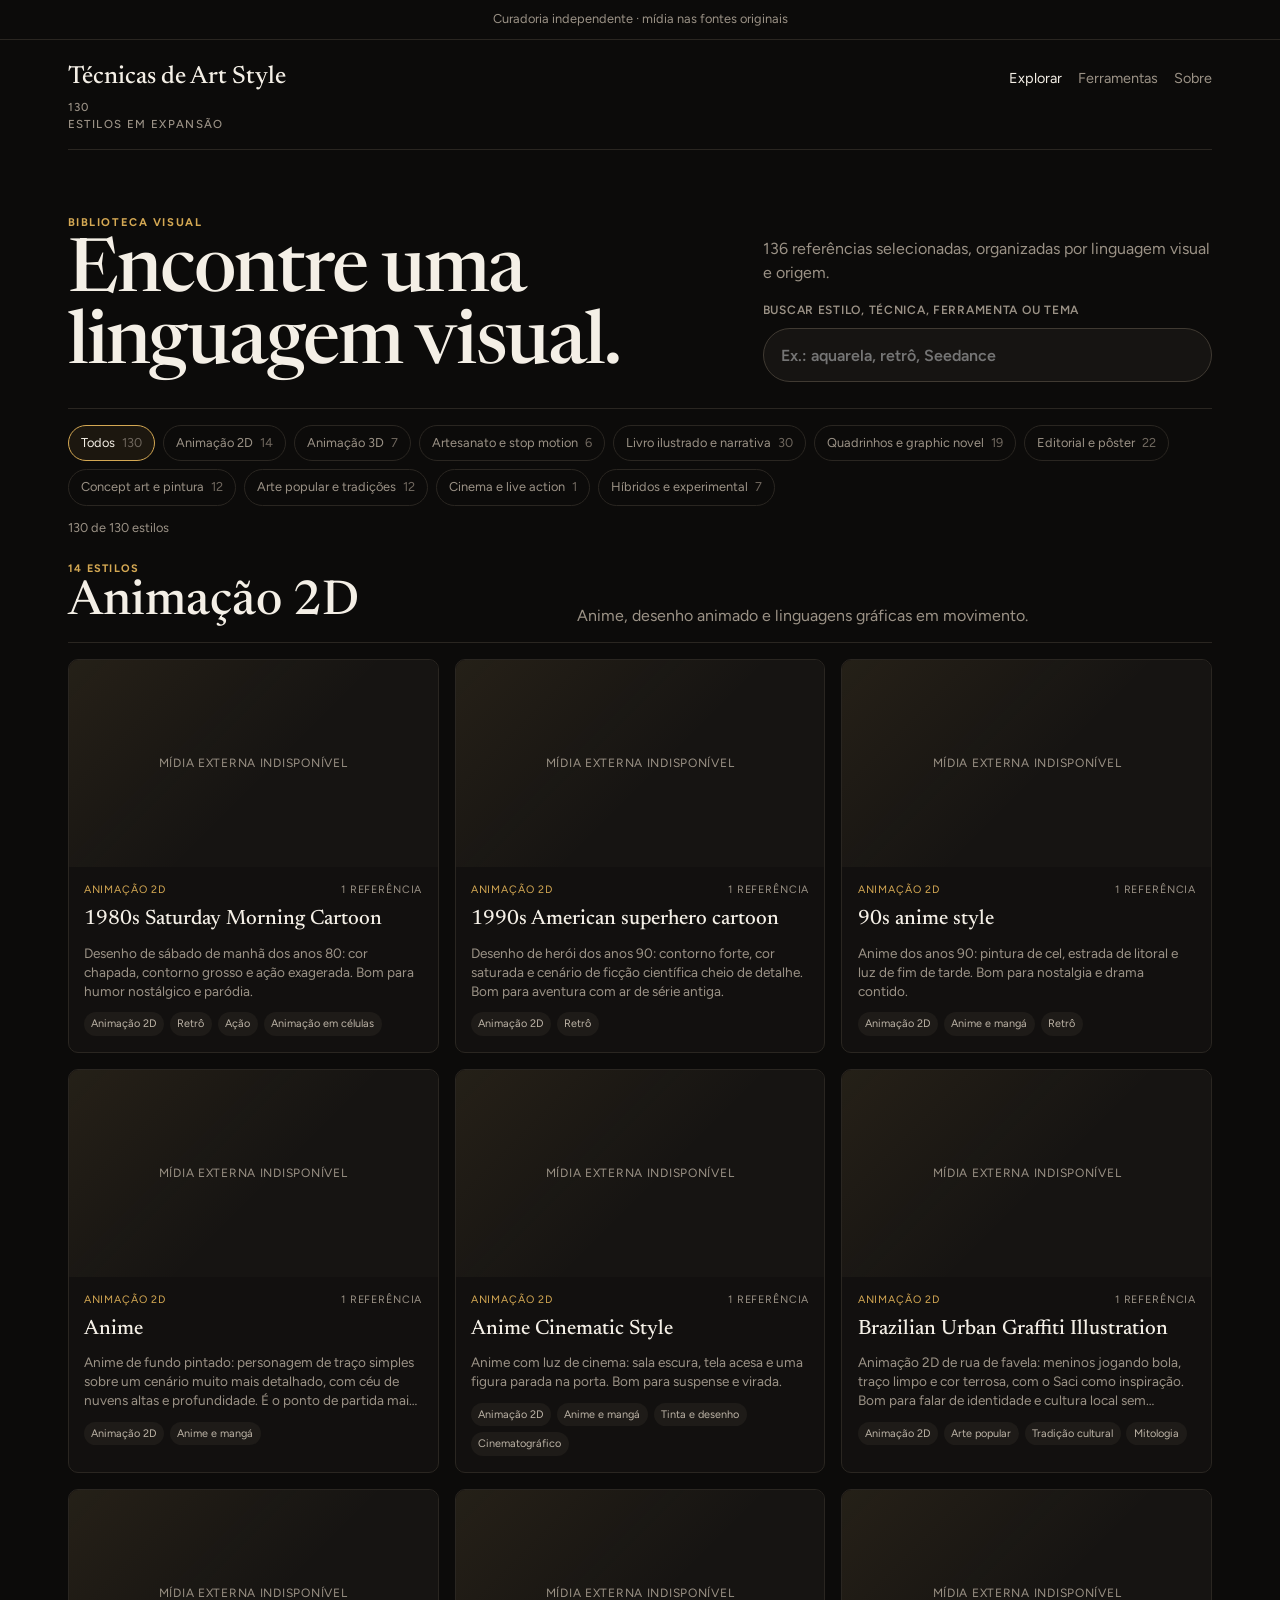
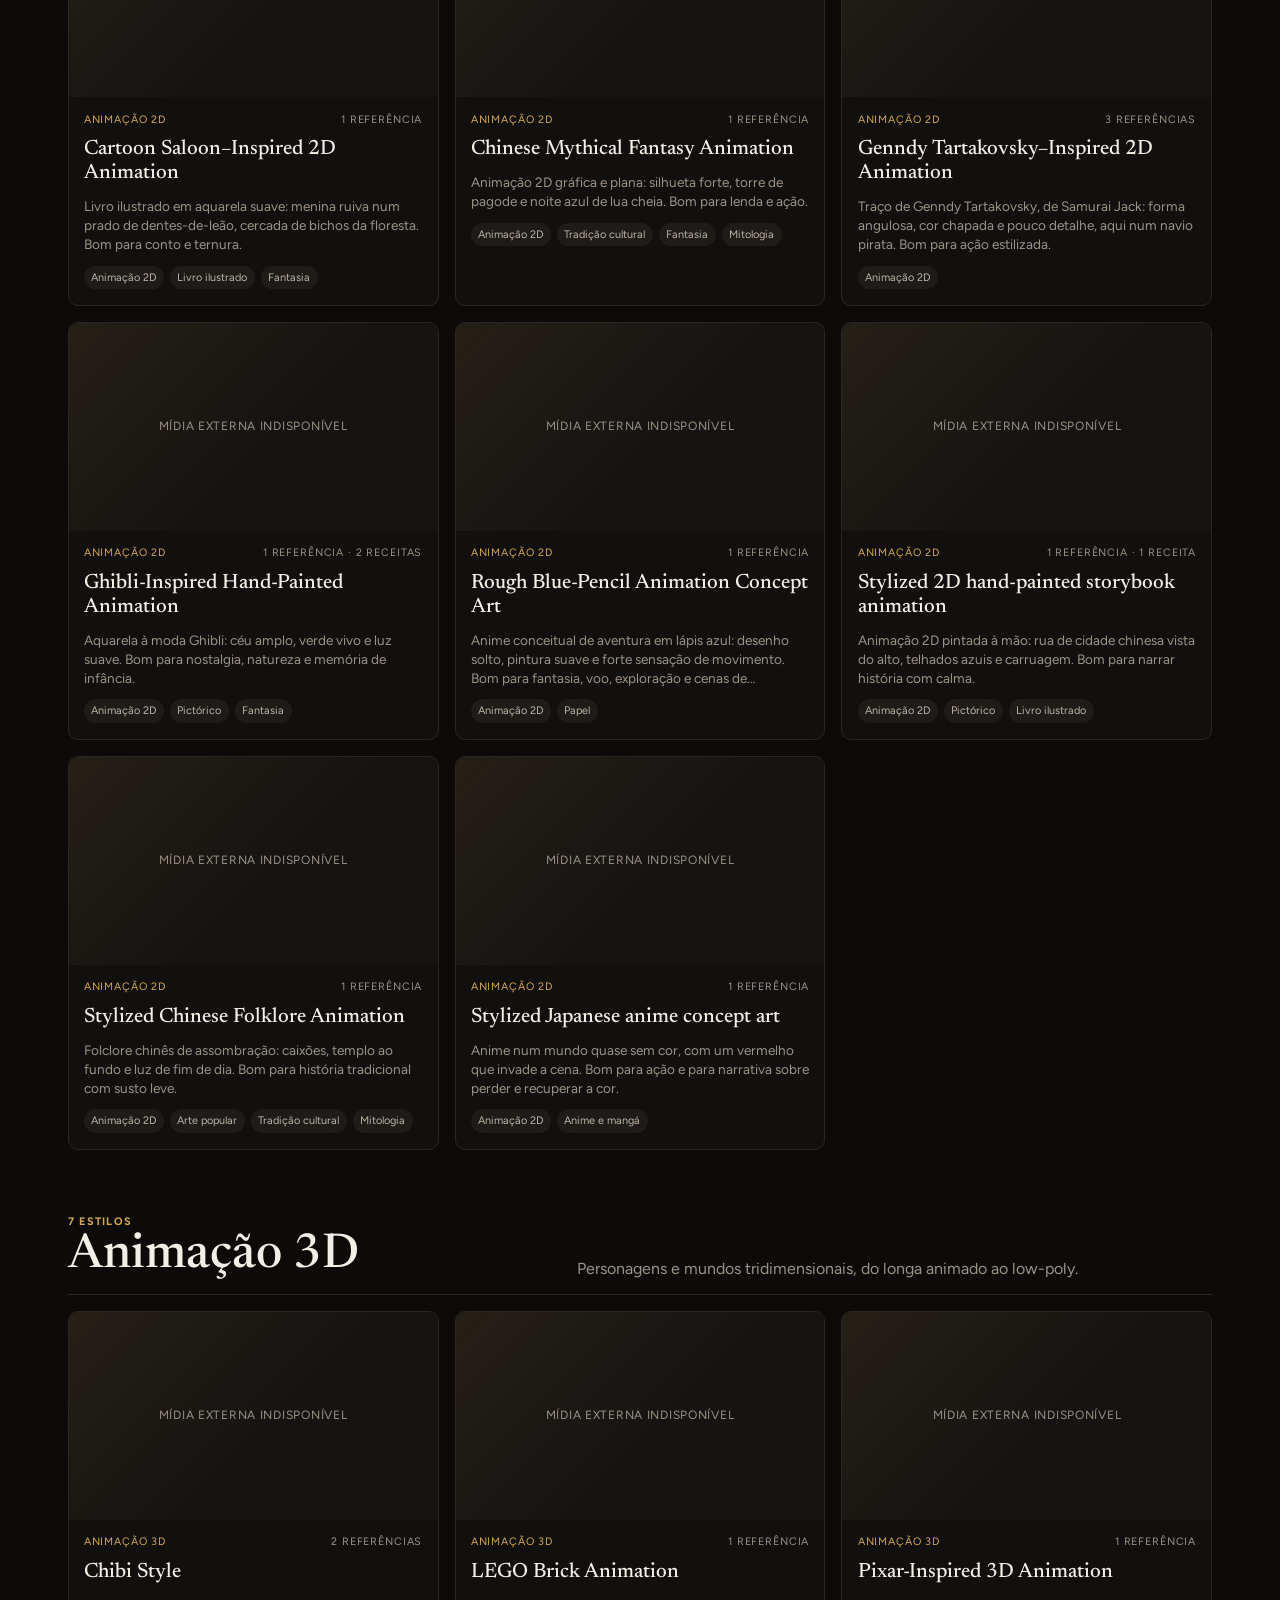
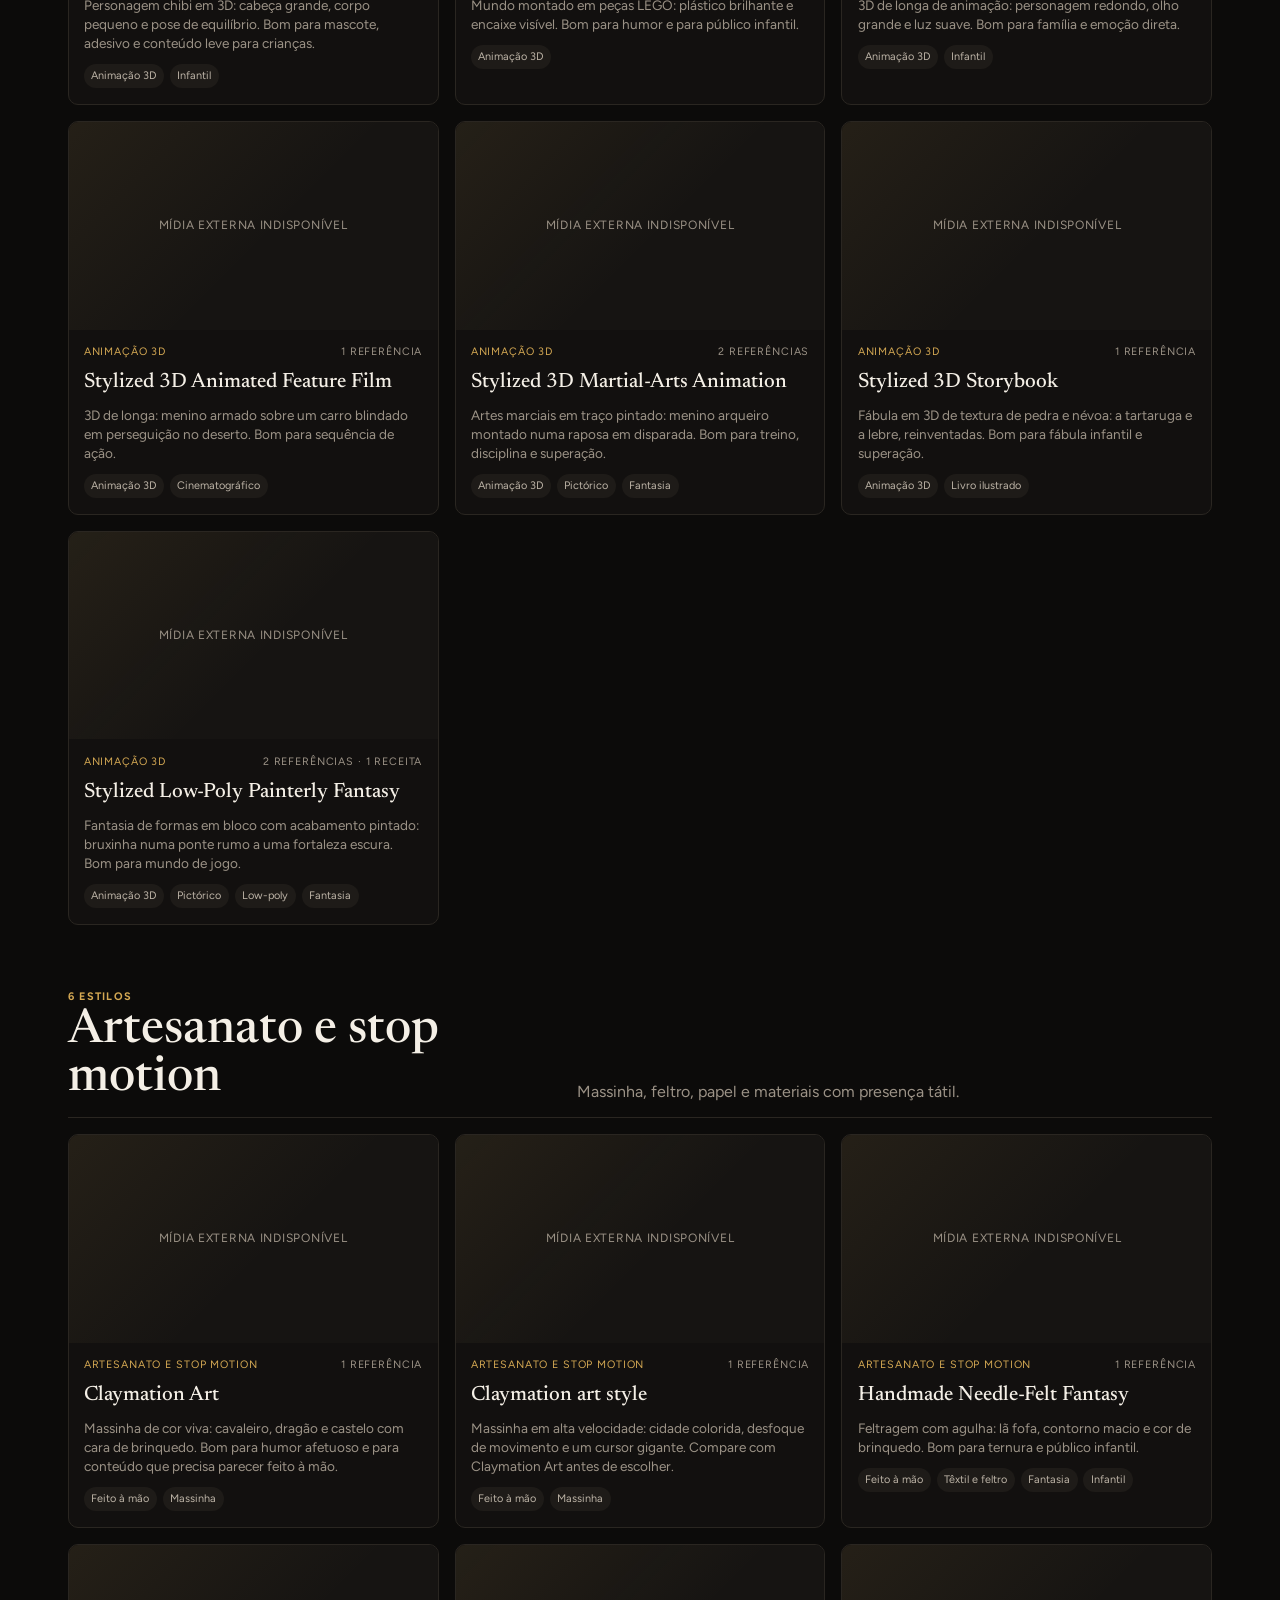
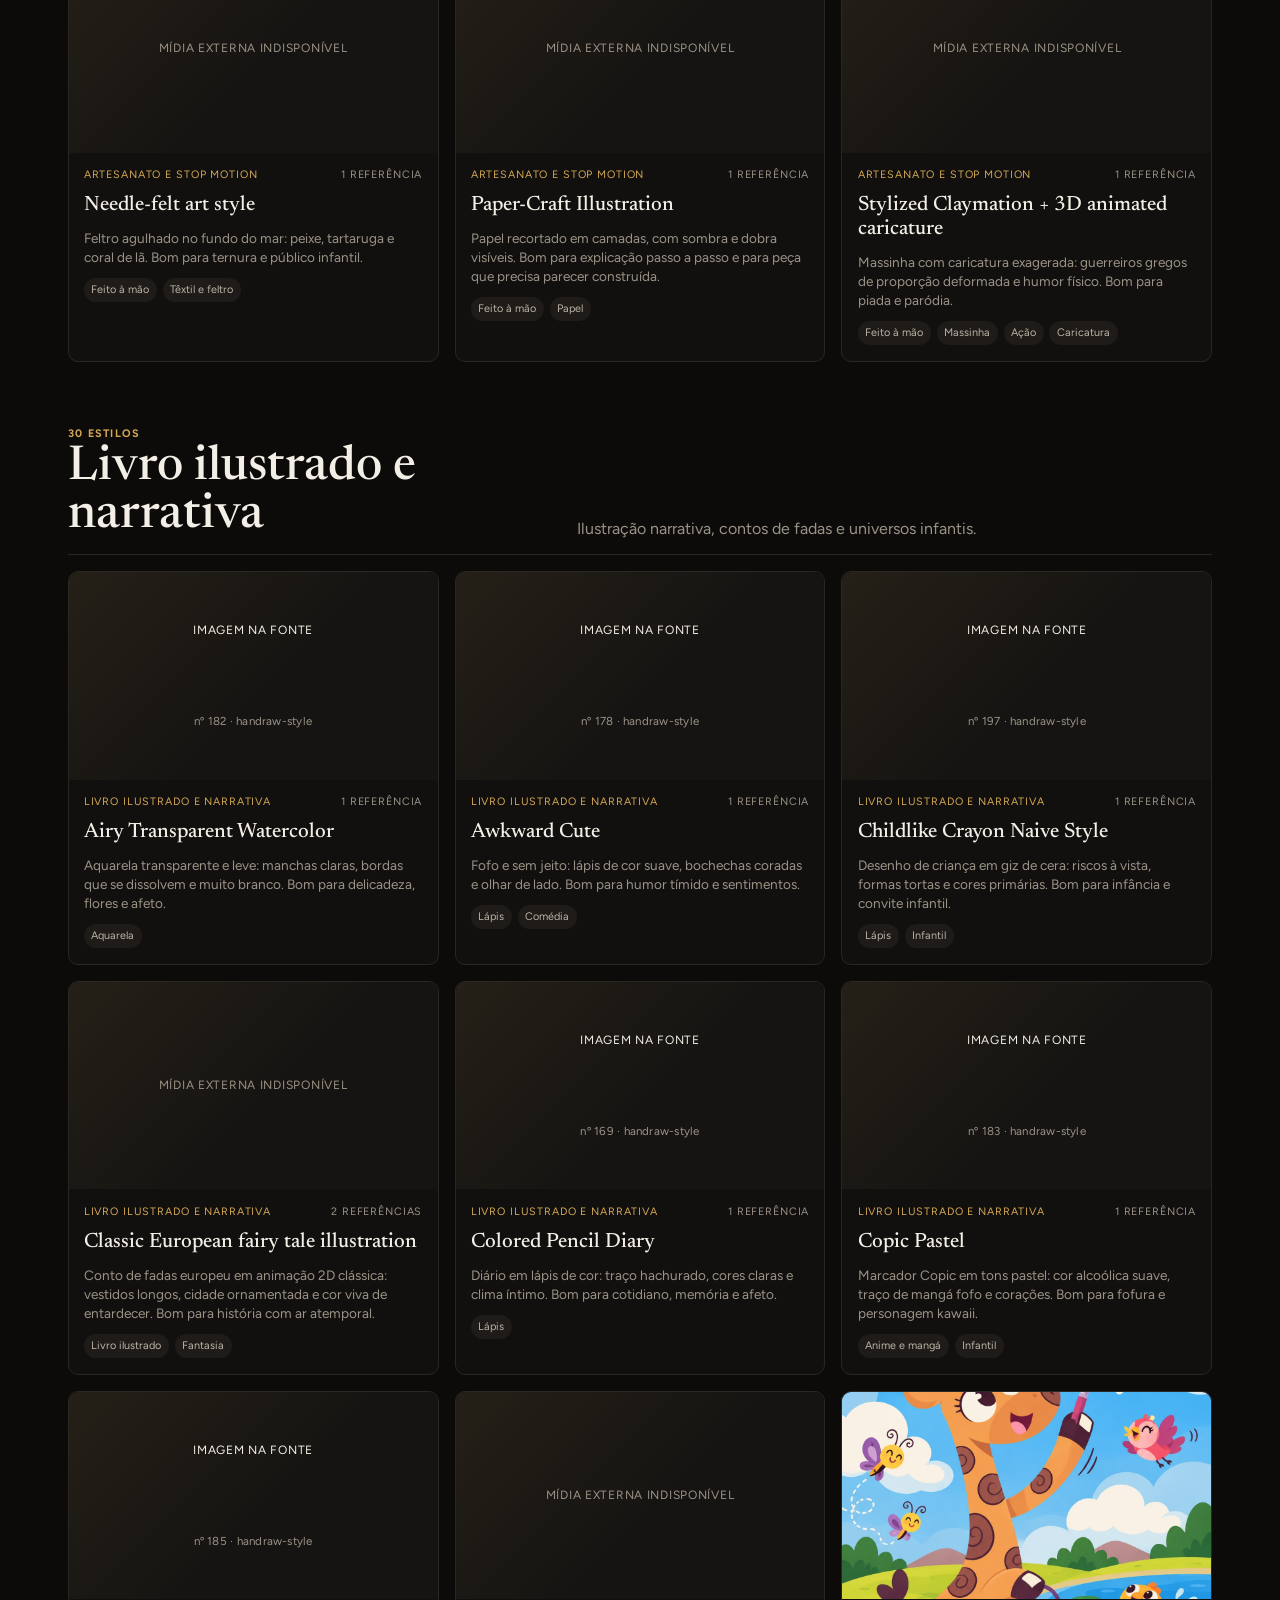
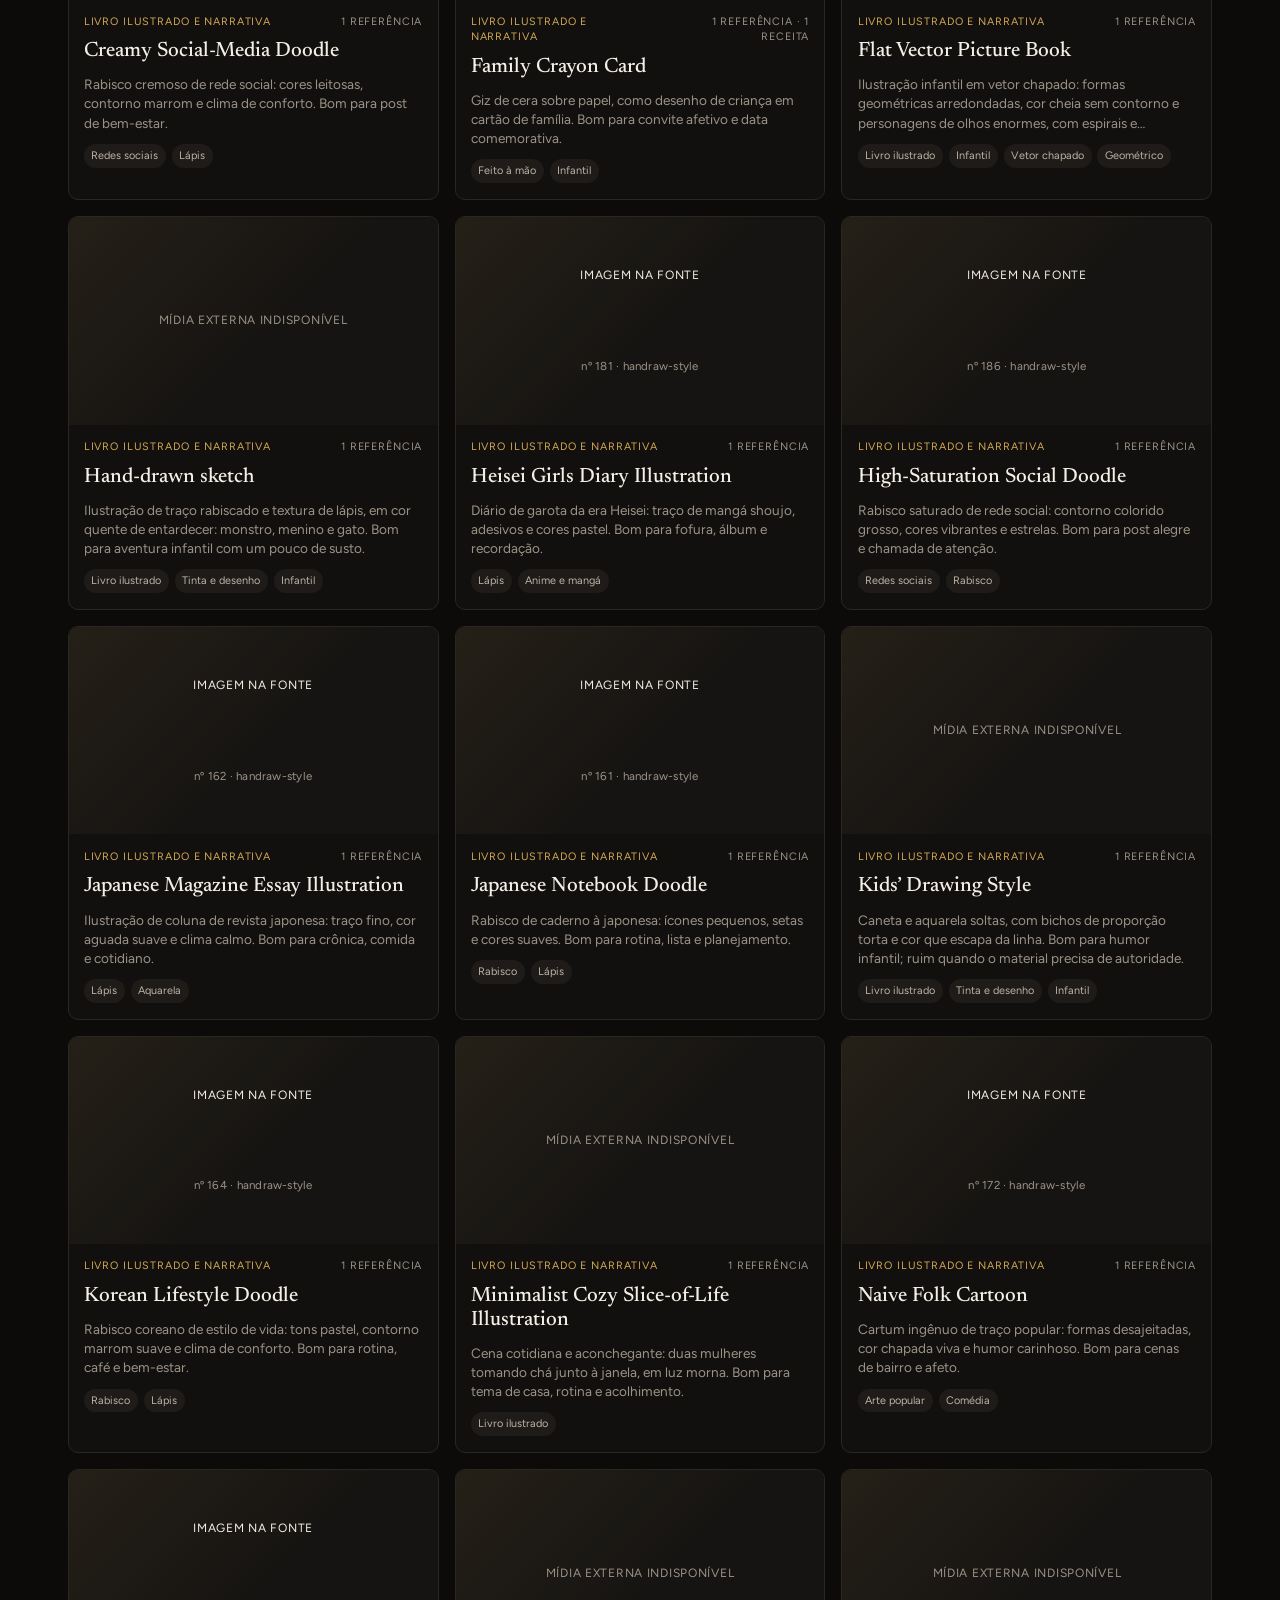
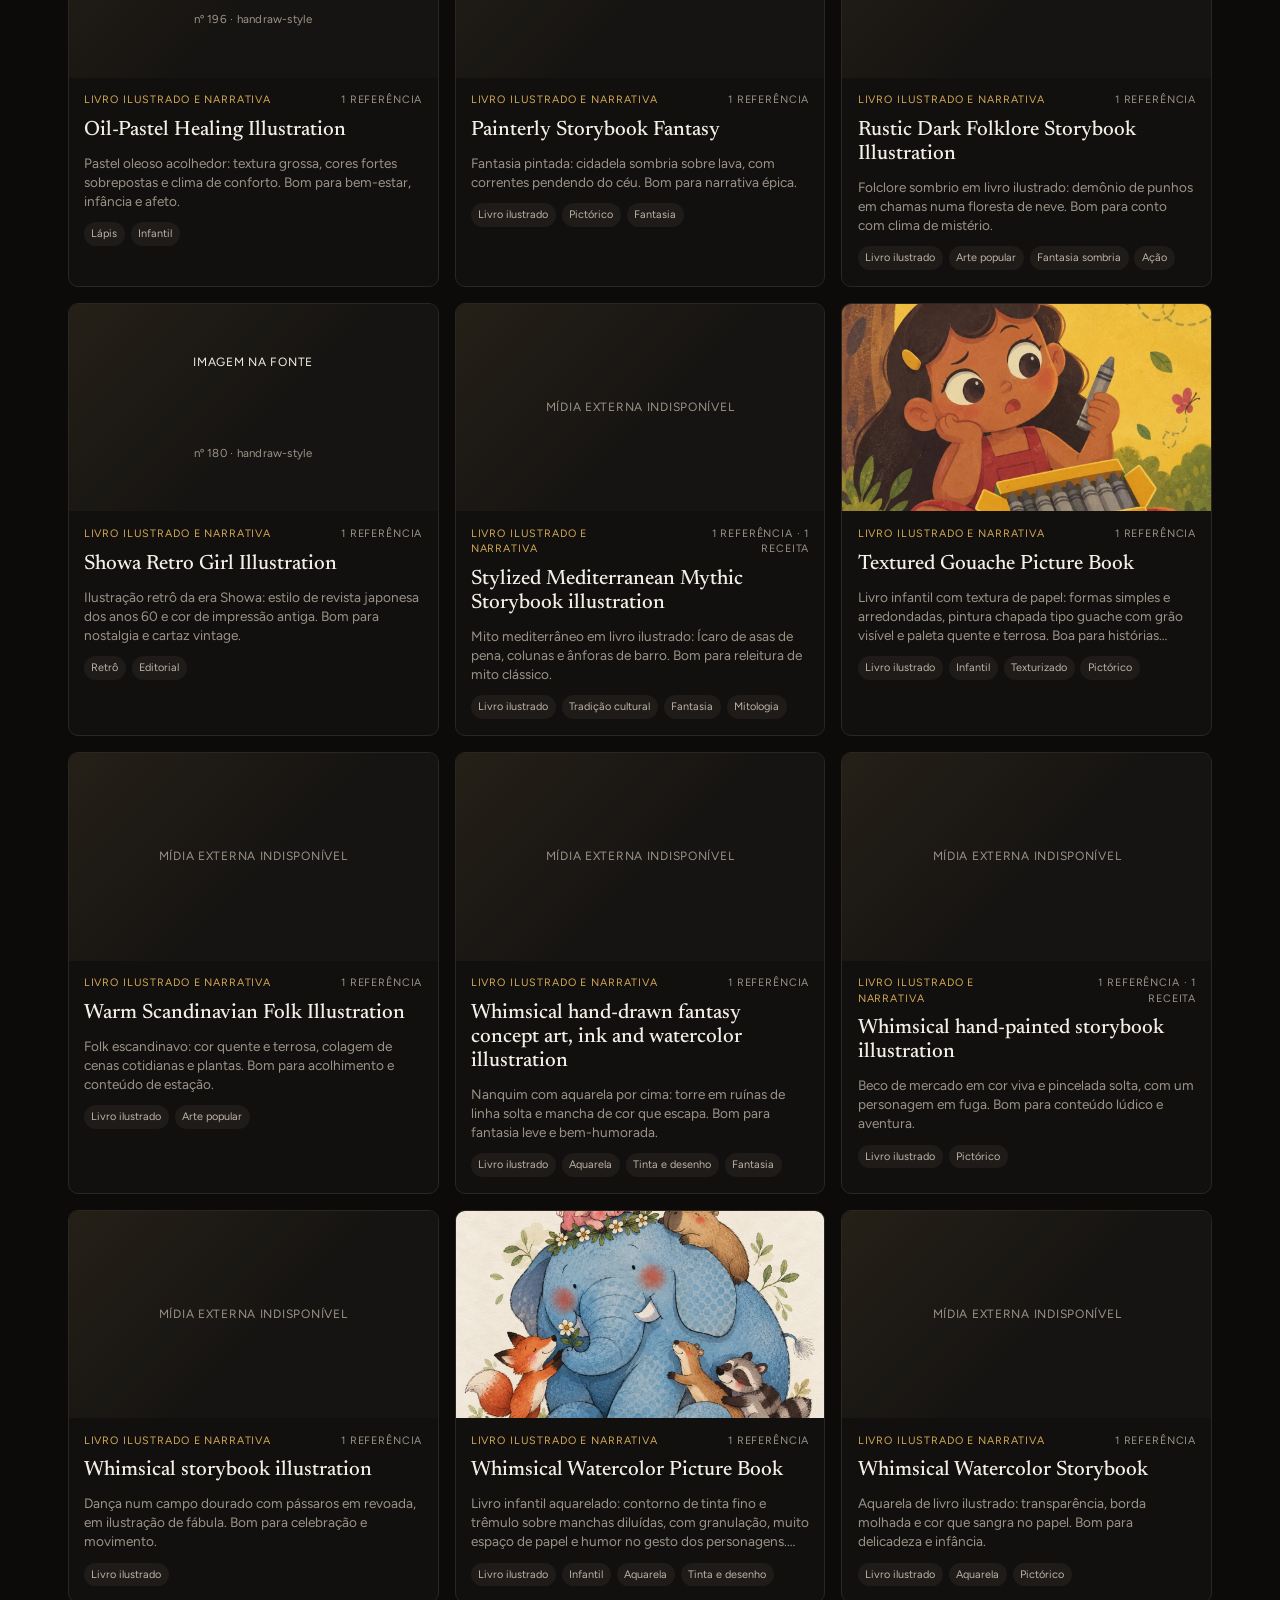
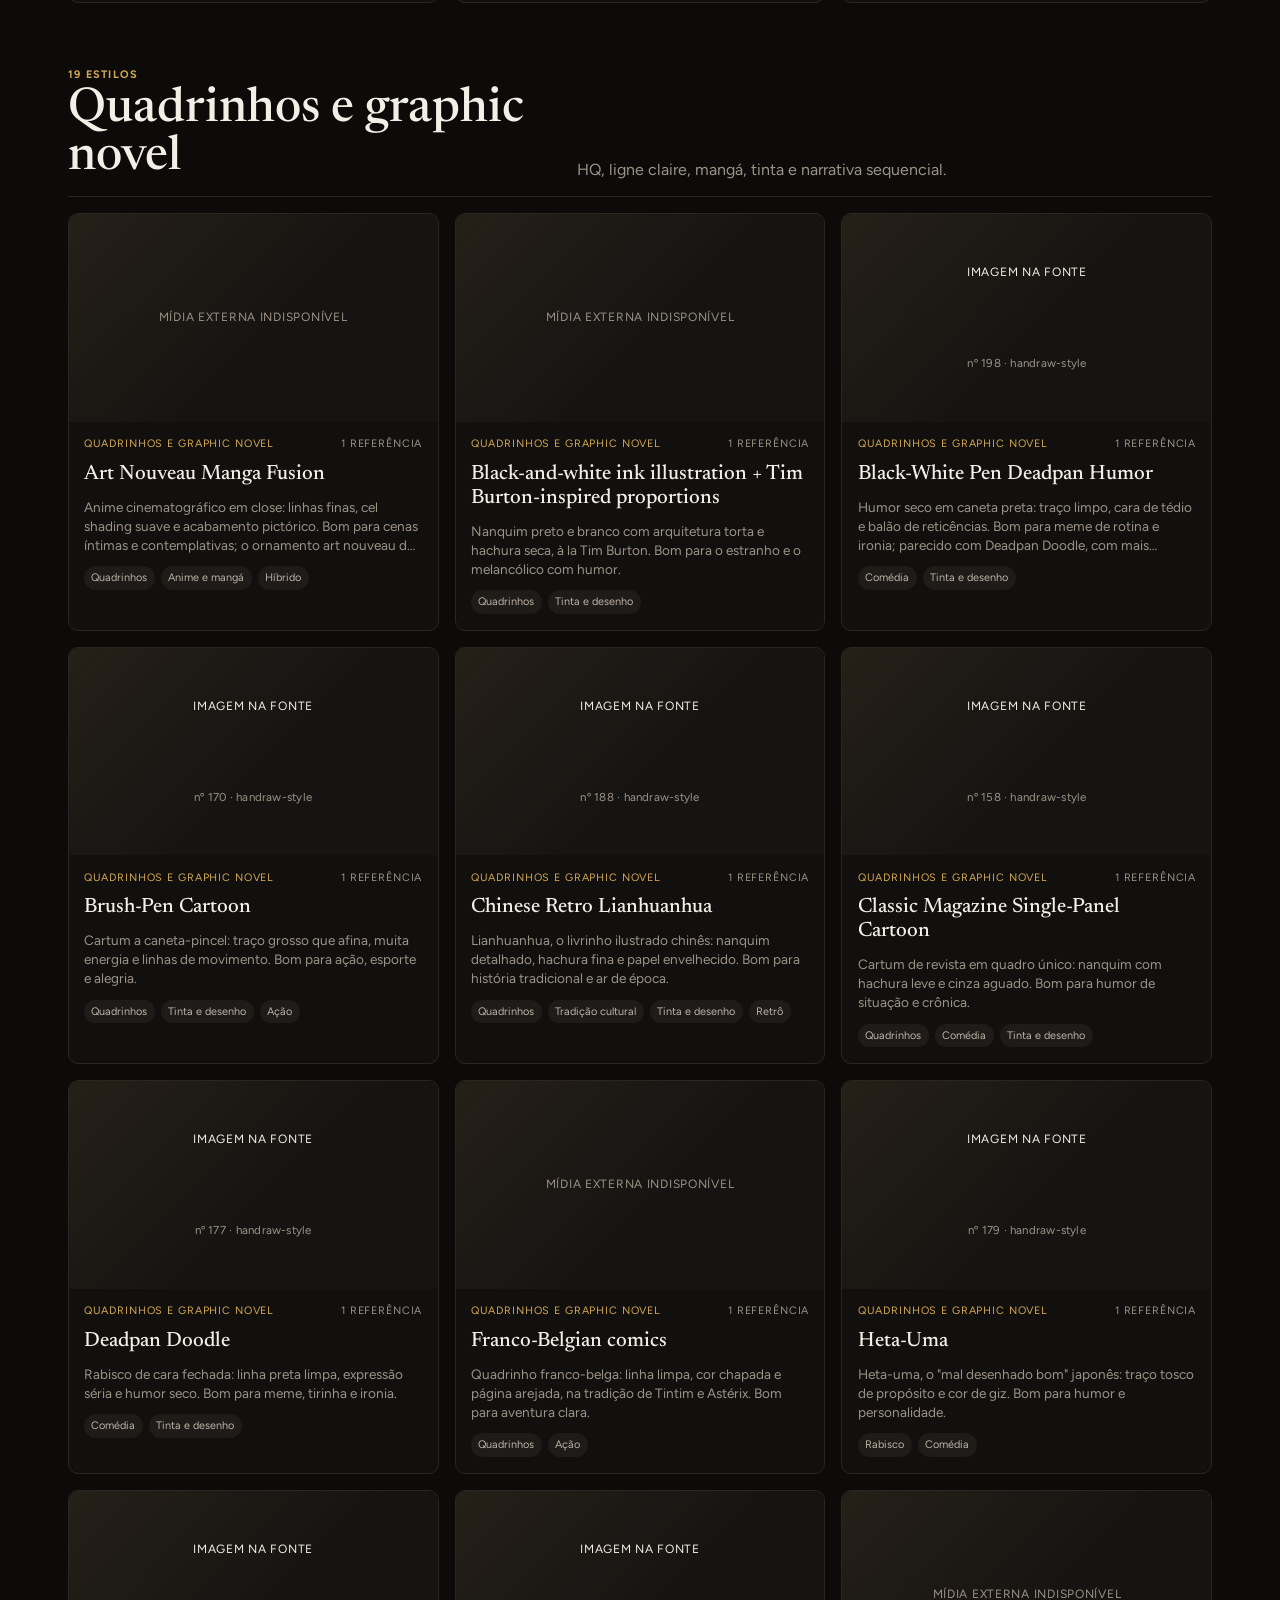
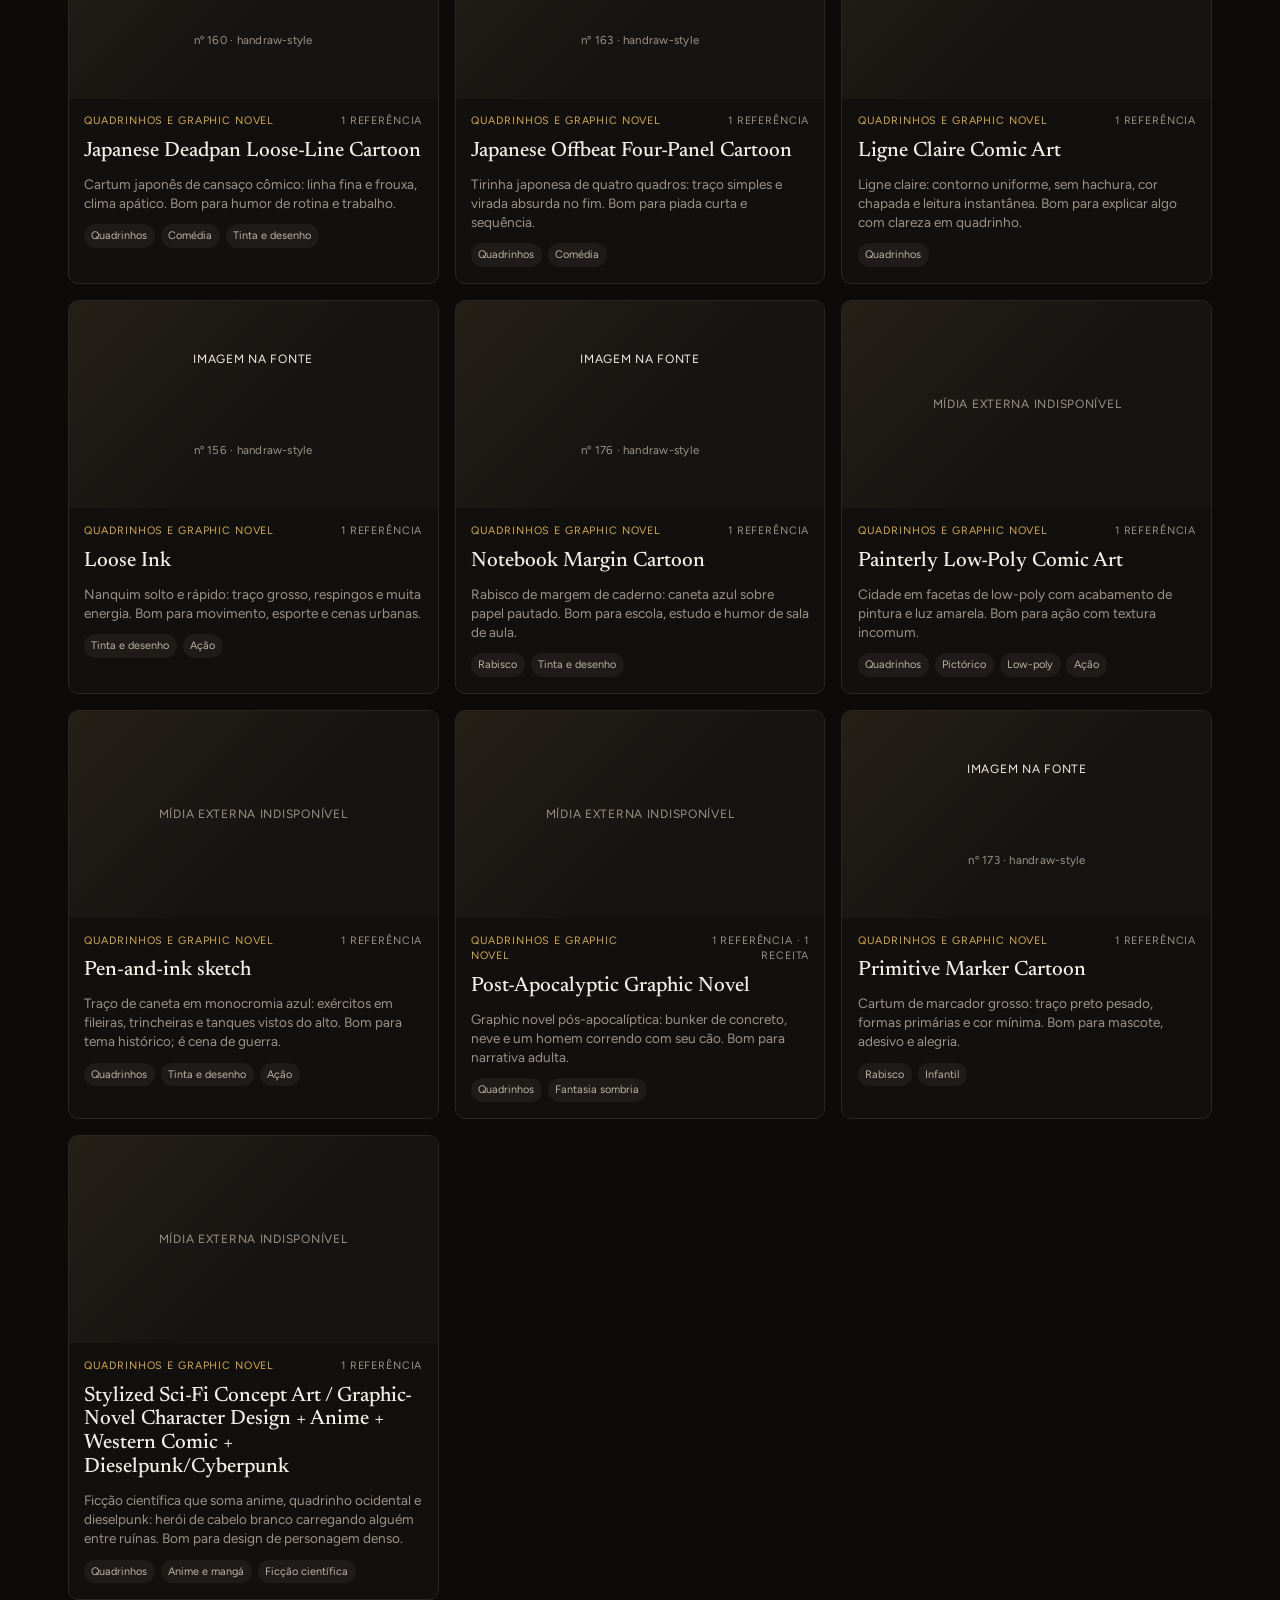
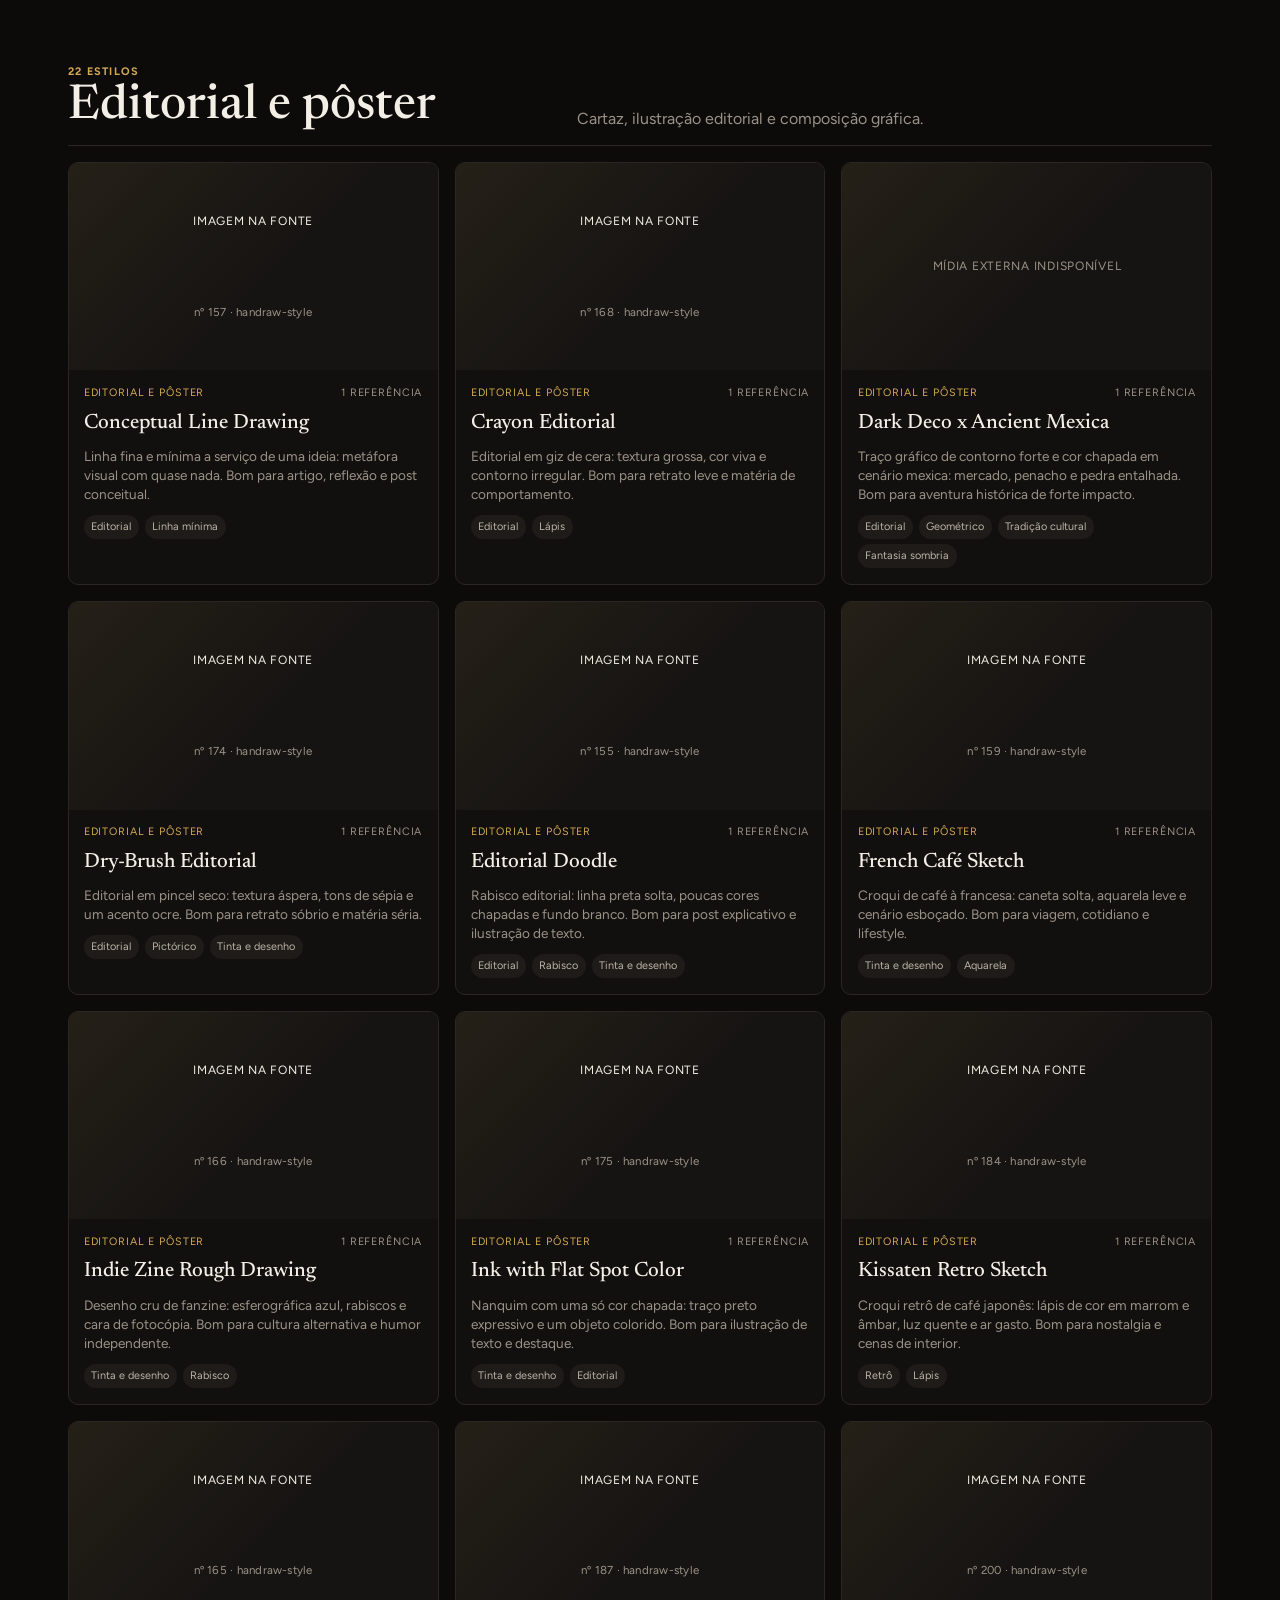
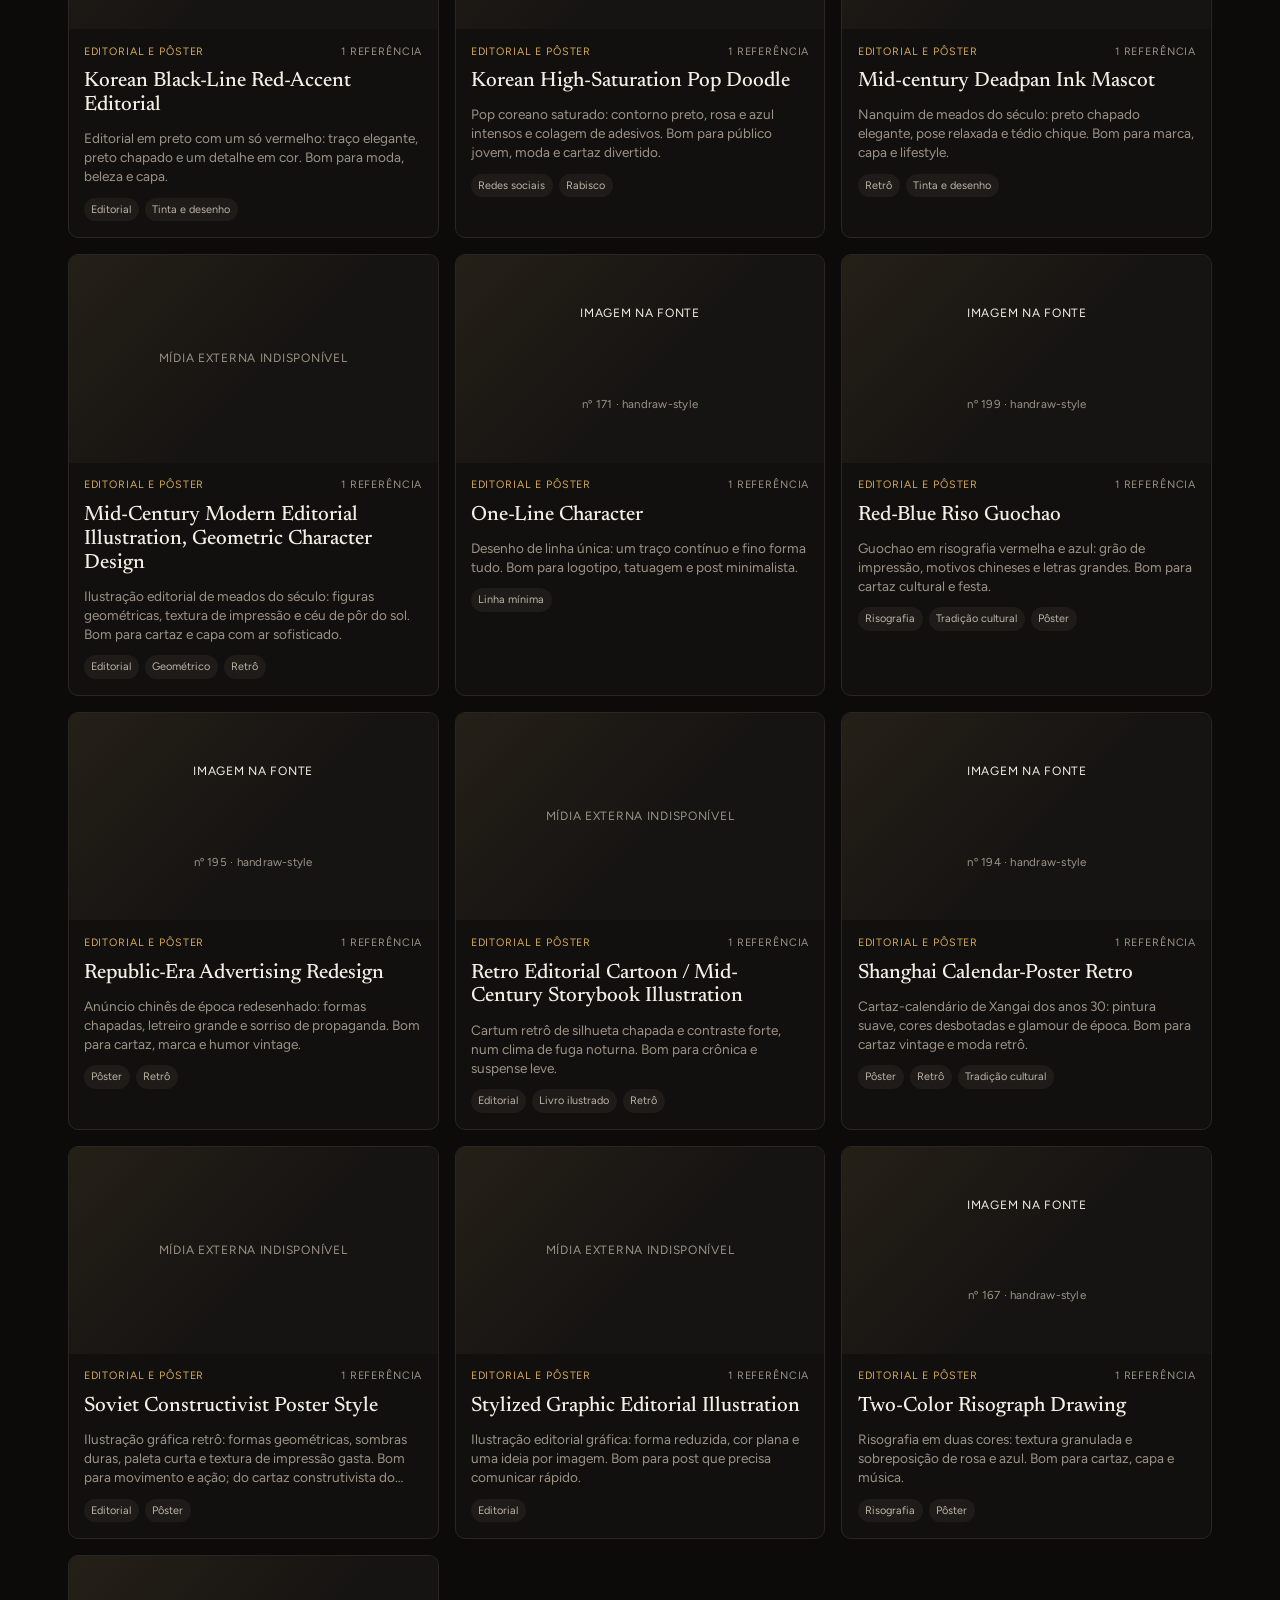
<file: site/index.html>
<!DOCTYPE html>
<html lang="pt-BR">
<head>
  <meta charset="utf-8">
  <meta name="viewport" content="width=device-width, initial-scale=1">
  <meta name="description" content="Biblioteca atemporal e multifuente de técnicas, referências e receitas de art style para criação com IA.">
  <title>Técnicas de Art Style — Explorar</title>
  <link rel="stylesheet" href="assets/style.css?v=16">
</head>
<body>
  <a class="skip-link" href="#styles">Ir para os estilos</a>
  <div class="banner">Curadoria independente · mídia nas fontes originais</div>
  <div class="wrap">
    <header class="site">
      <h1>Técnicas de Art Style<span><span data-style-count>—</span> estilos em expansão</span></h1>
      <nav aria-label="Navegação principal">
        <a href="index.html" aria-current="page">Explorar</a>
        <a href="ferramentas.html">Ferramentas</a>
        <a href="sobre.html">Sobre</a>
      </nav>
    </header>
    <main>
      <section class="explore-intro" aria-labelledby="explore-title">
        <div>
          <p class="section-kicker">Biblioteca visual</p>
          <h2 id="explore-title">Encontre uma<br>linguagem visual.</h2>
        </div>
        <div class="explore-intro__tools">
          <p><span data-reference-count>—</span> referências selecionadas, organizadas por linguagem visual e origem.</p>
          <label class="style-search" for="style-search">Buscar estilo, técnica, ferramenta ou tema
            <span class="style-search__field">
              <input id="style-search" type="search" autocomplete="off" placeholder="Ex.: aquarela, retrô, Seedance">
              <button id="style-search-clear" type="button" hidden>Limpar</button>
            </span>
          </label>
        </div>
      </section>
      <div id="style-filters" class="style-filters" aria-label="Filtrar por família"></div>
      <p id="style-result-status" class="style-result-status" aria-live="polite"></p>
      <div id="styles" class="style-groups"></div>
    </main>
    <footer>Curadoria multifuente com atribuição e links para as publicações originais.</footer>
  </div>
  <script type="module" src="assets/app.js?v=16"></script>
</body>
</html>
</file>
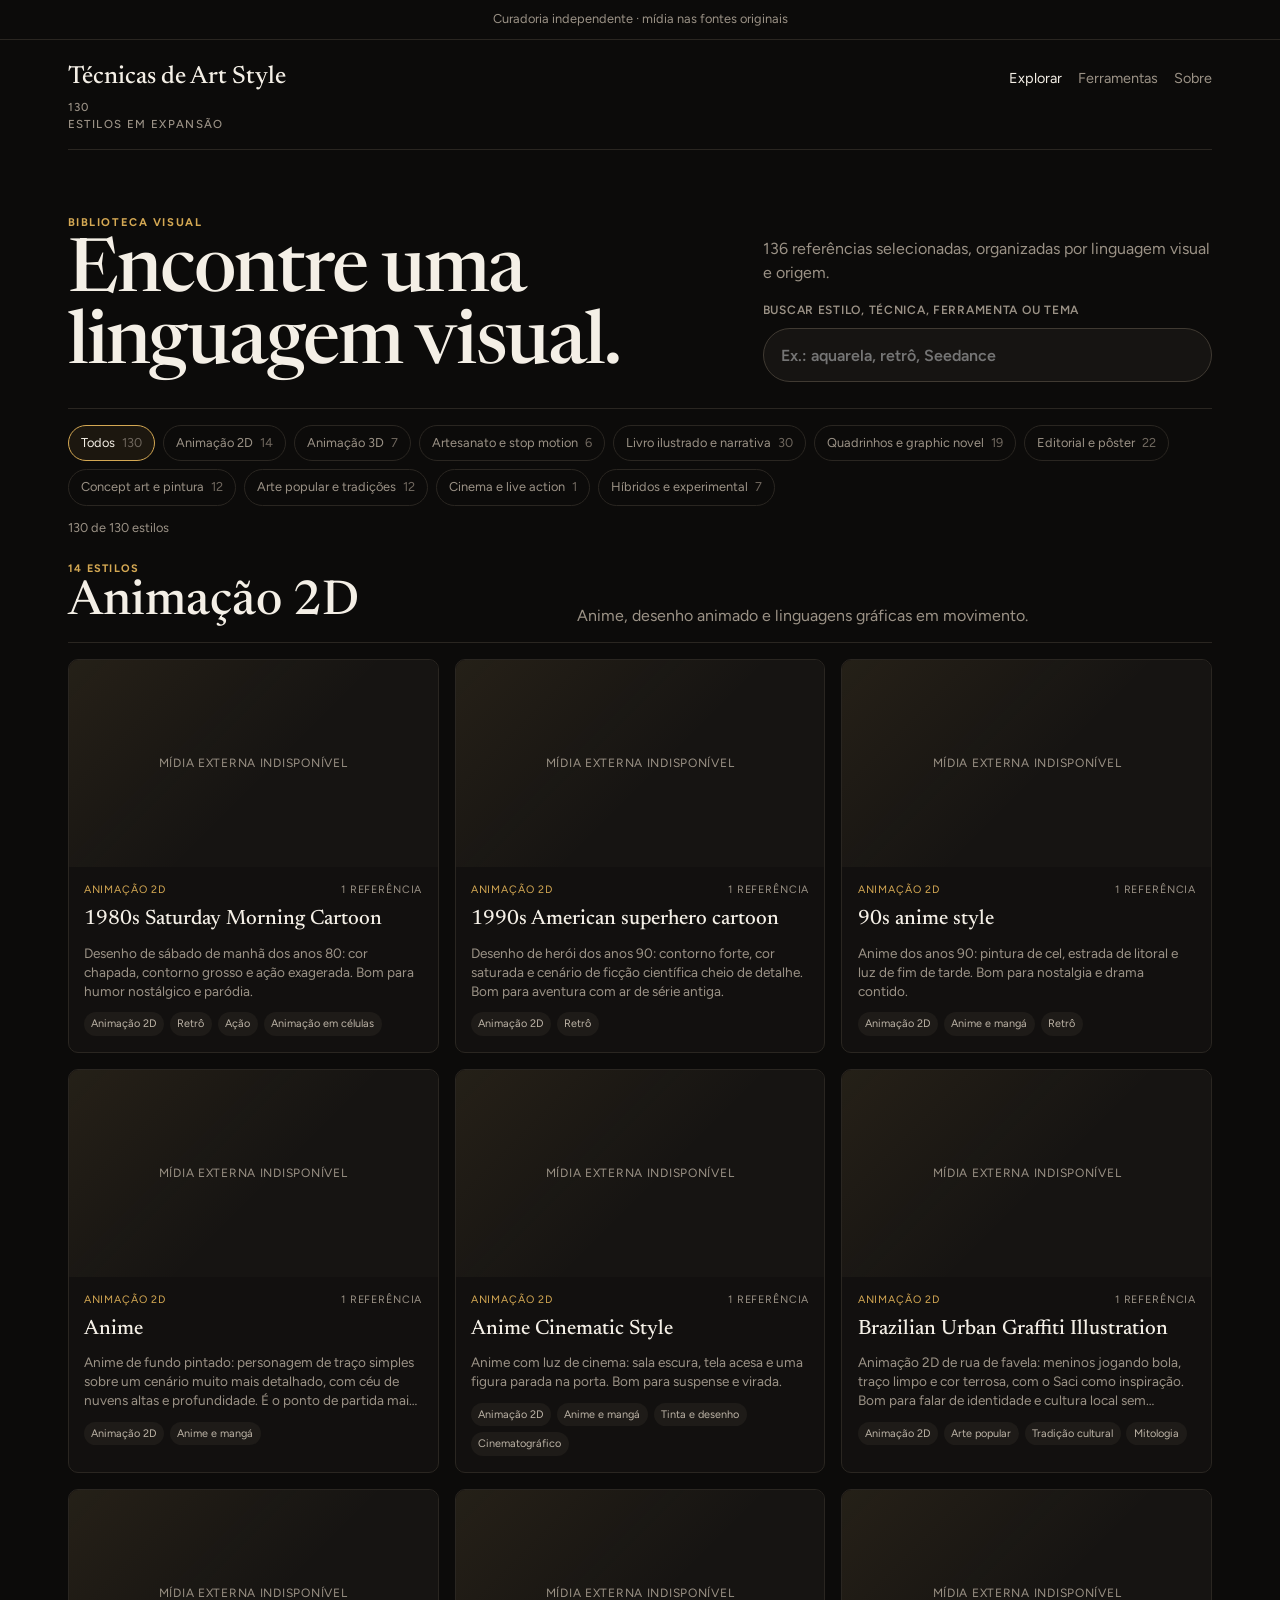
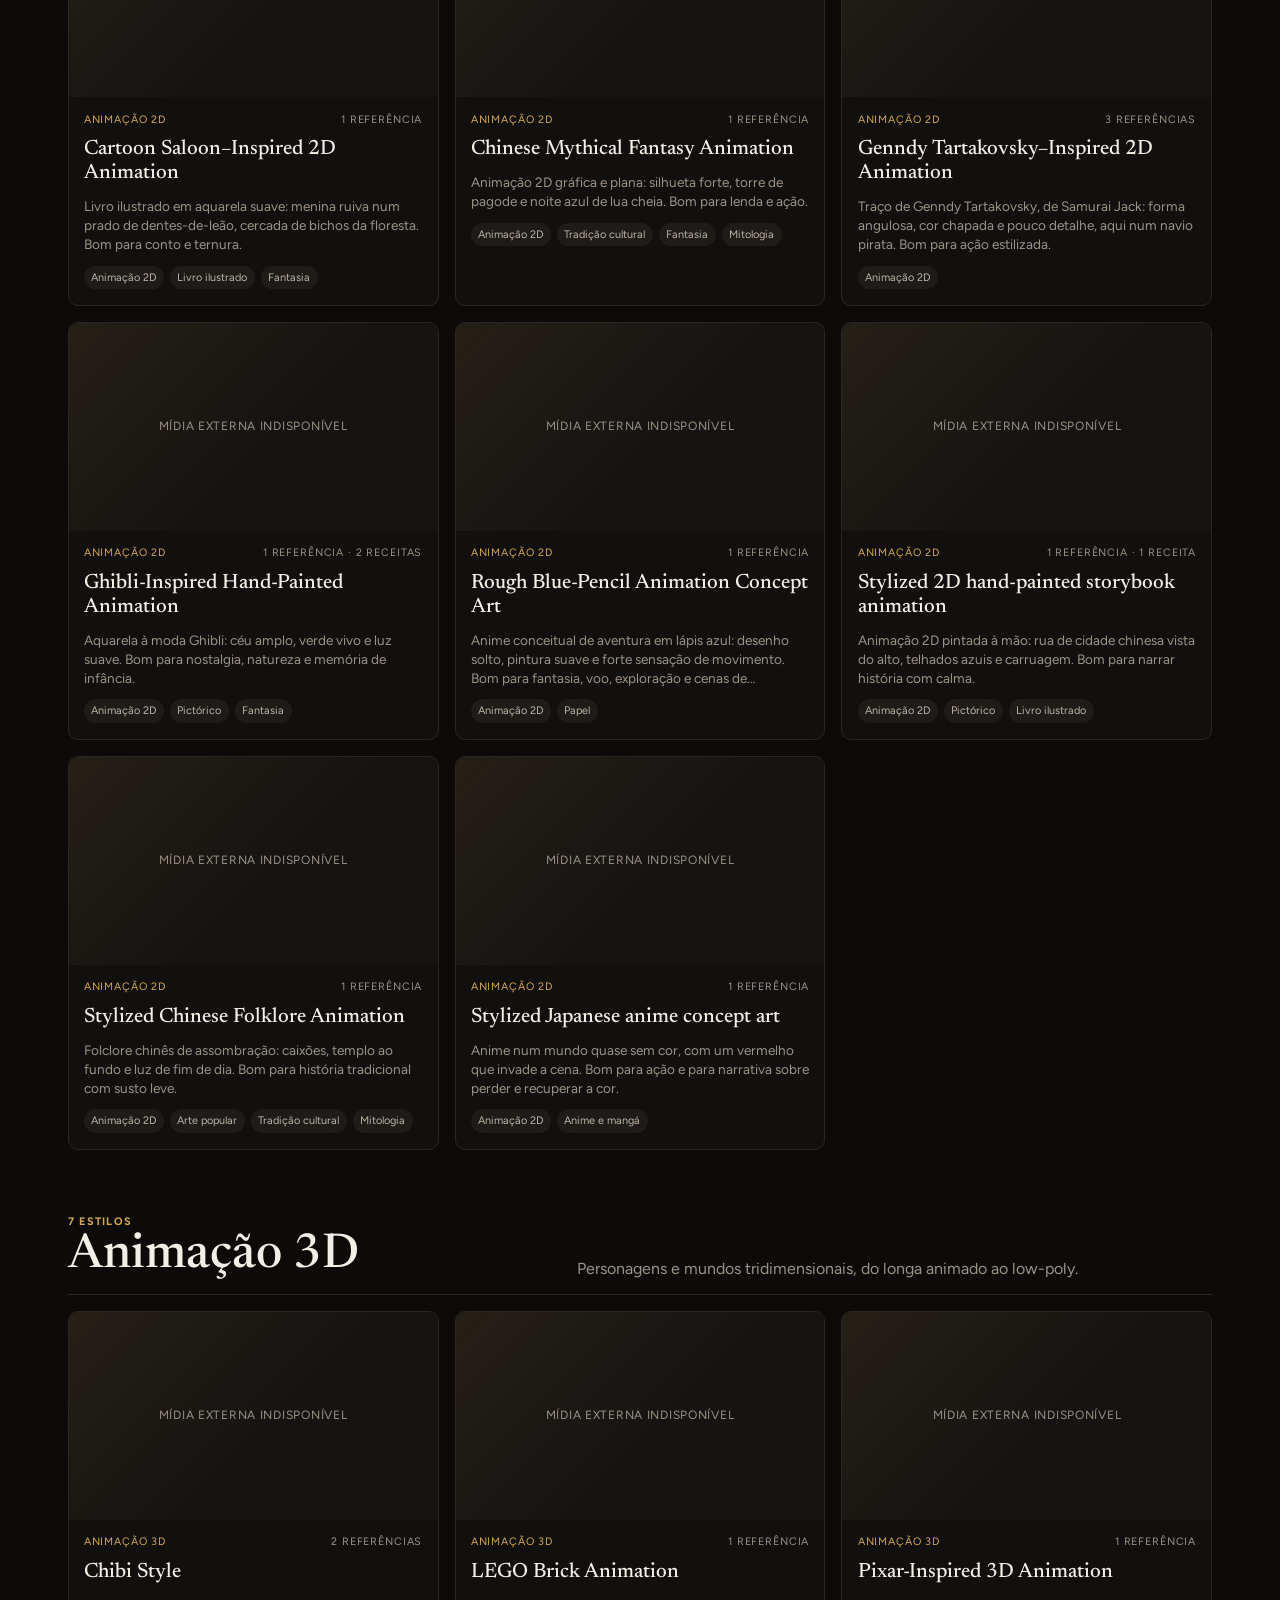
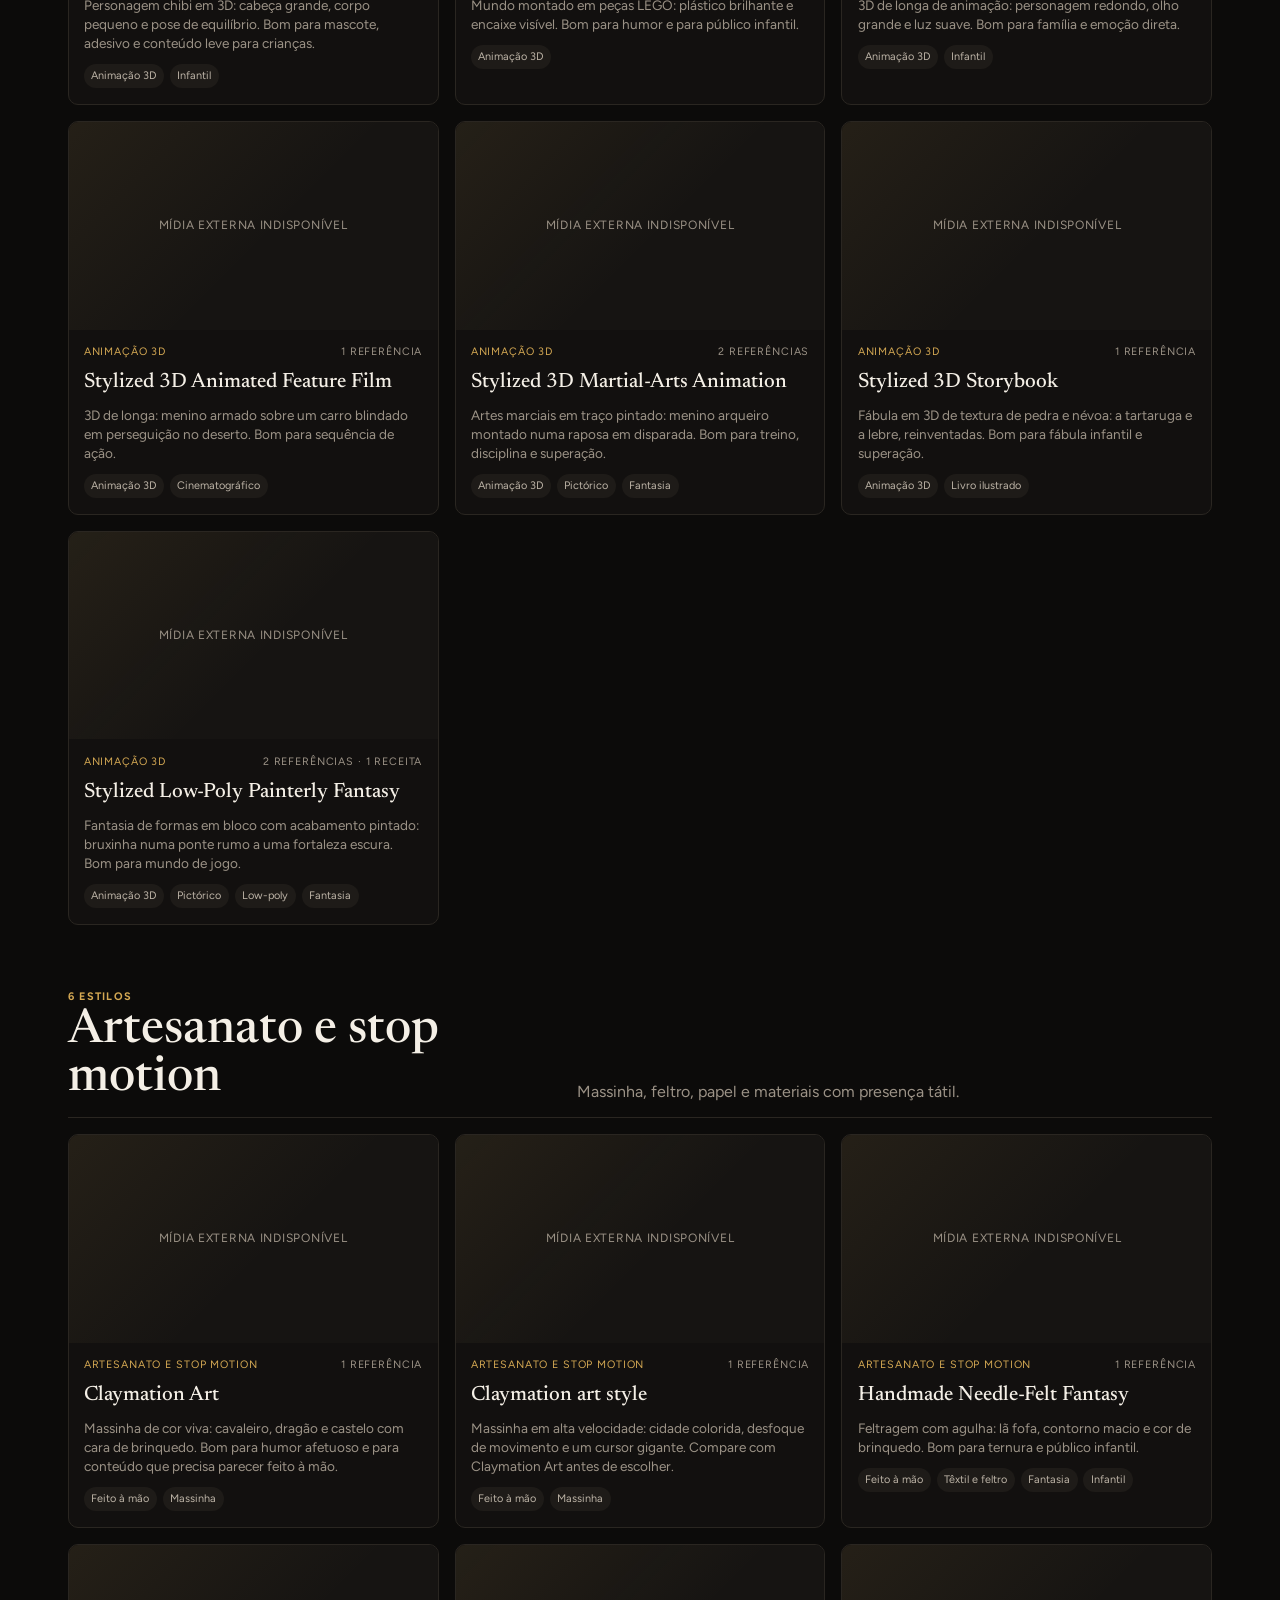
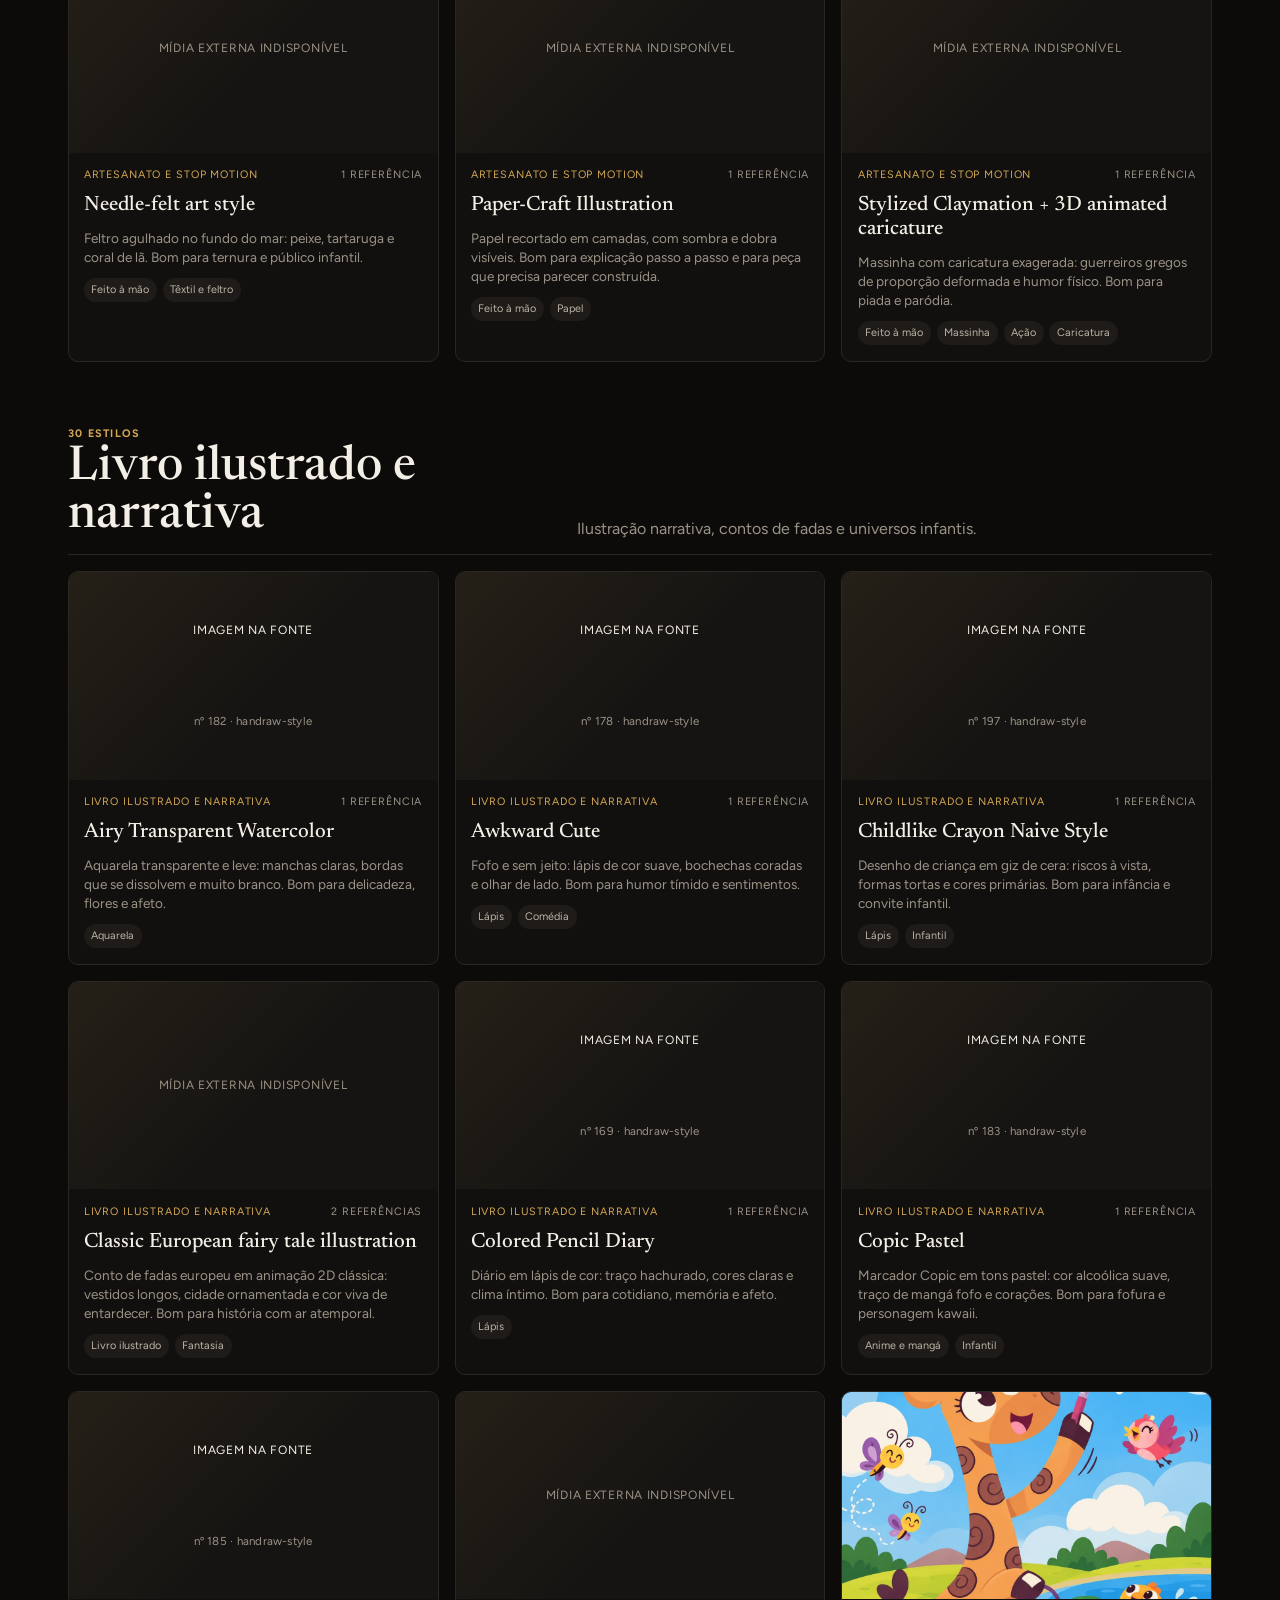
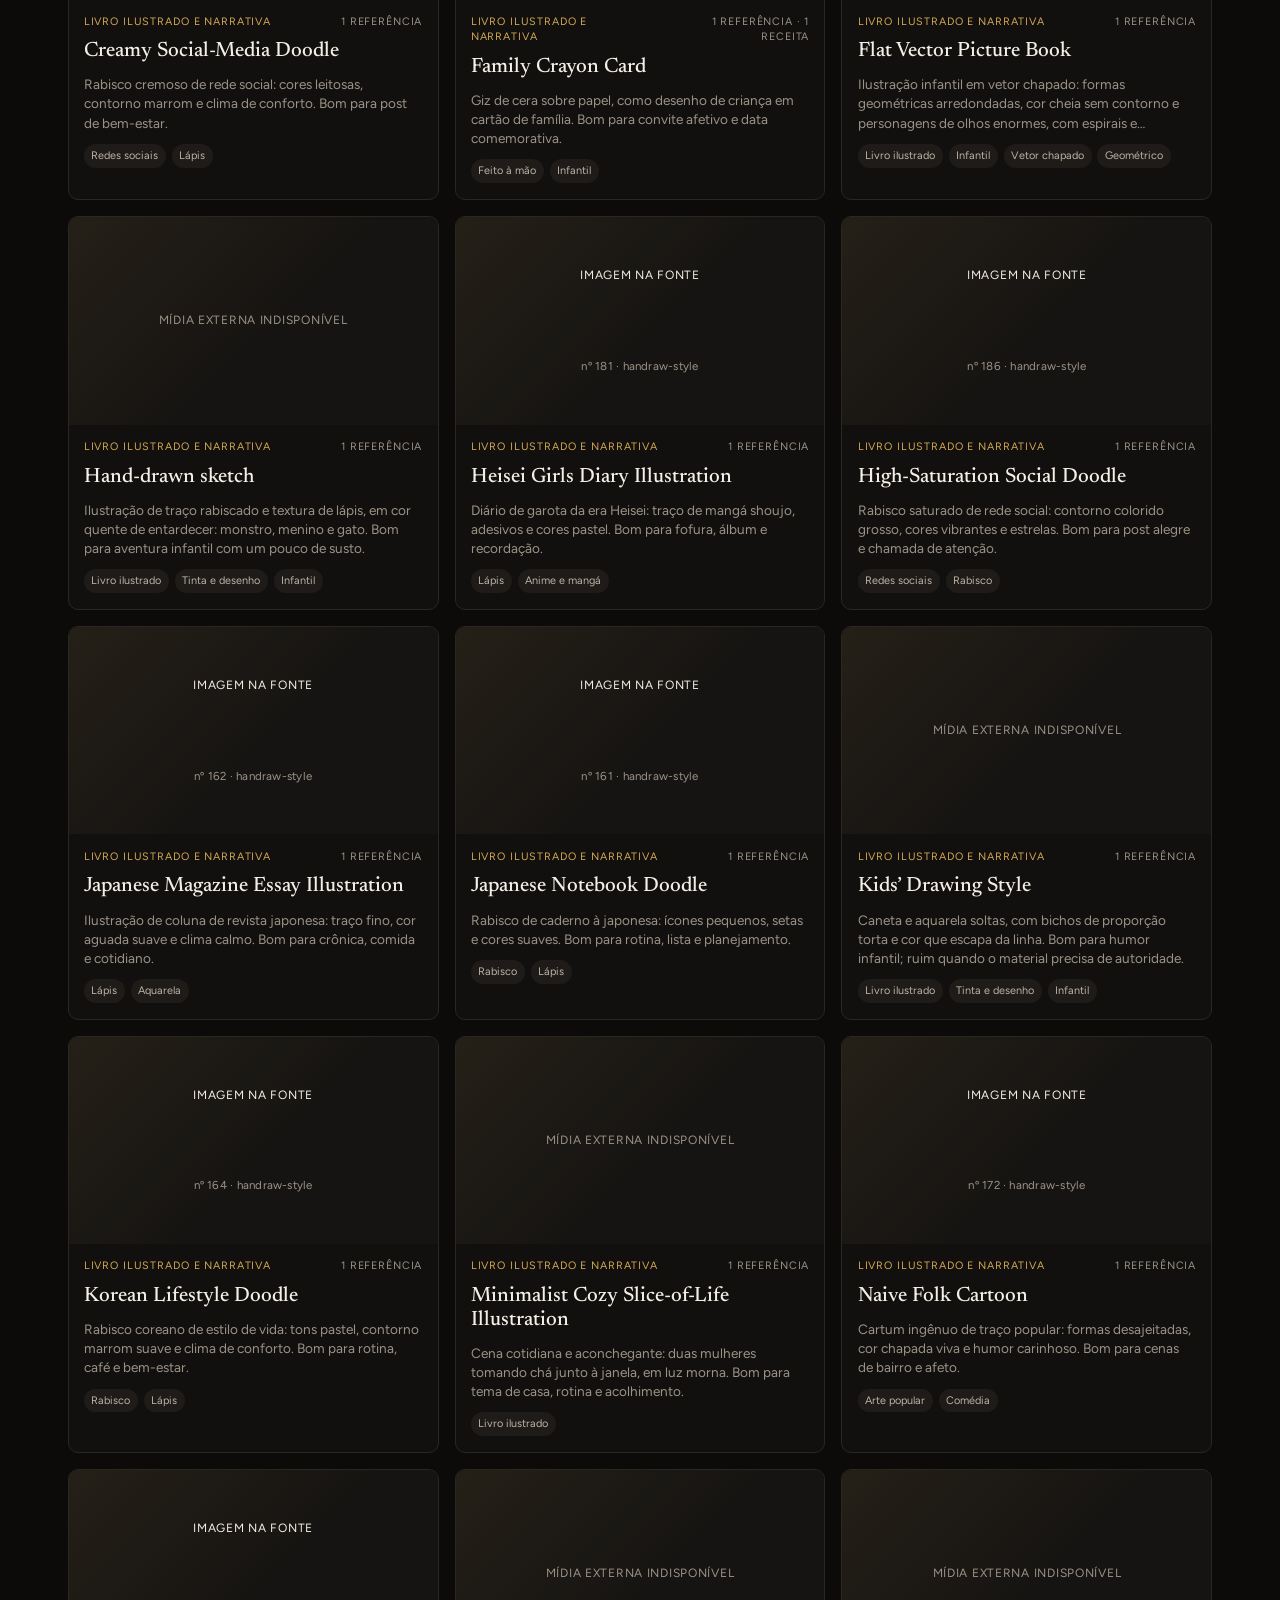
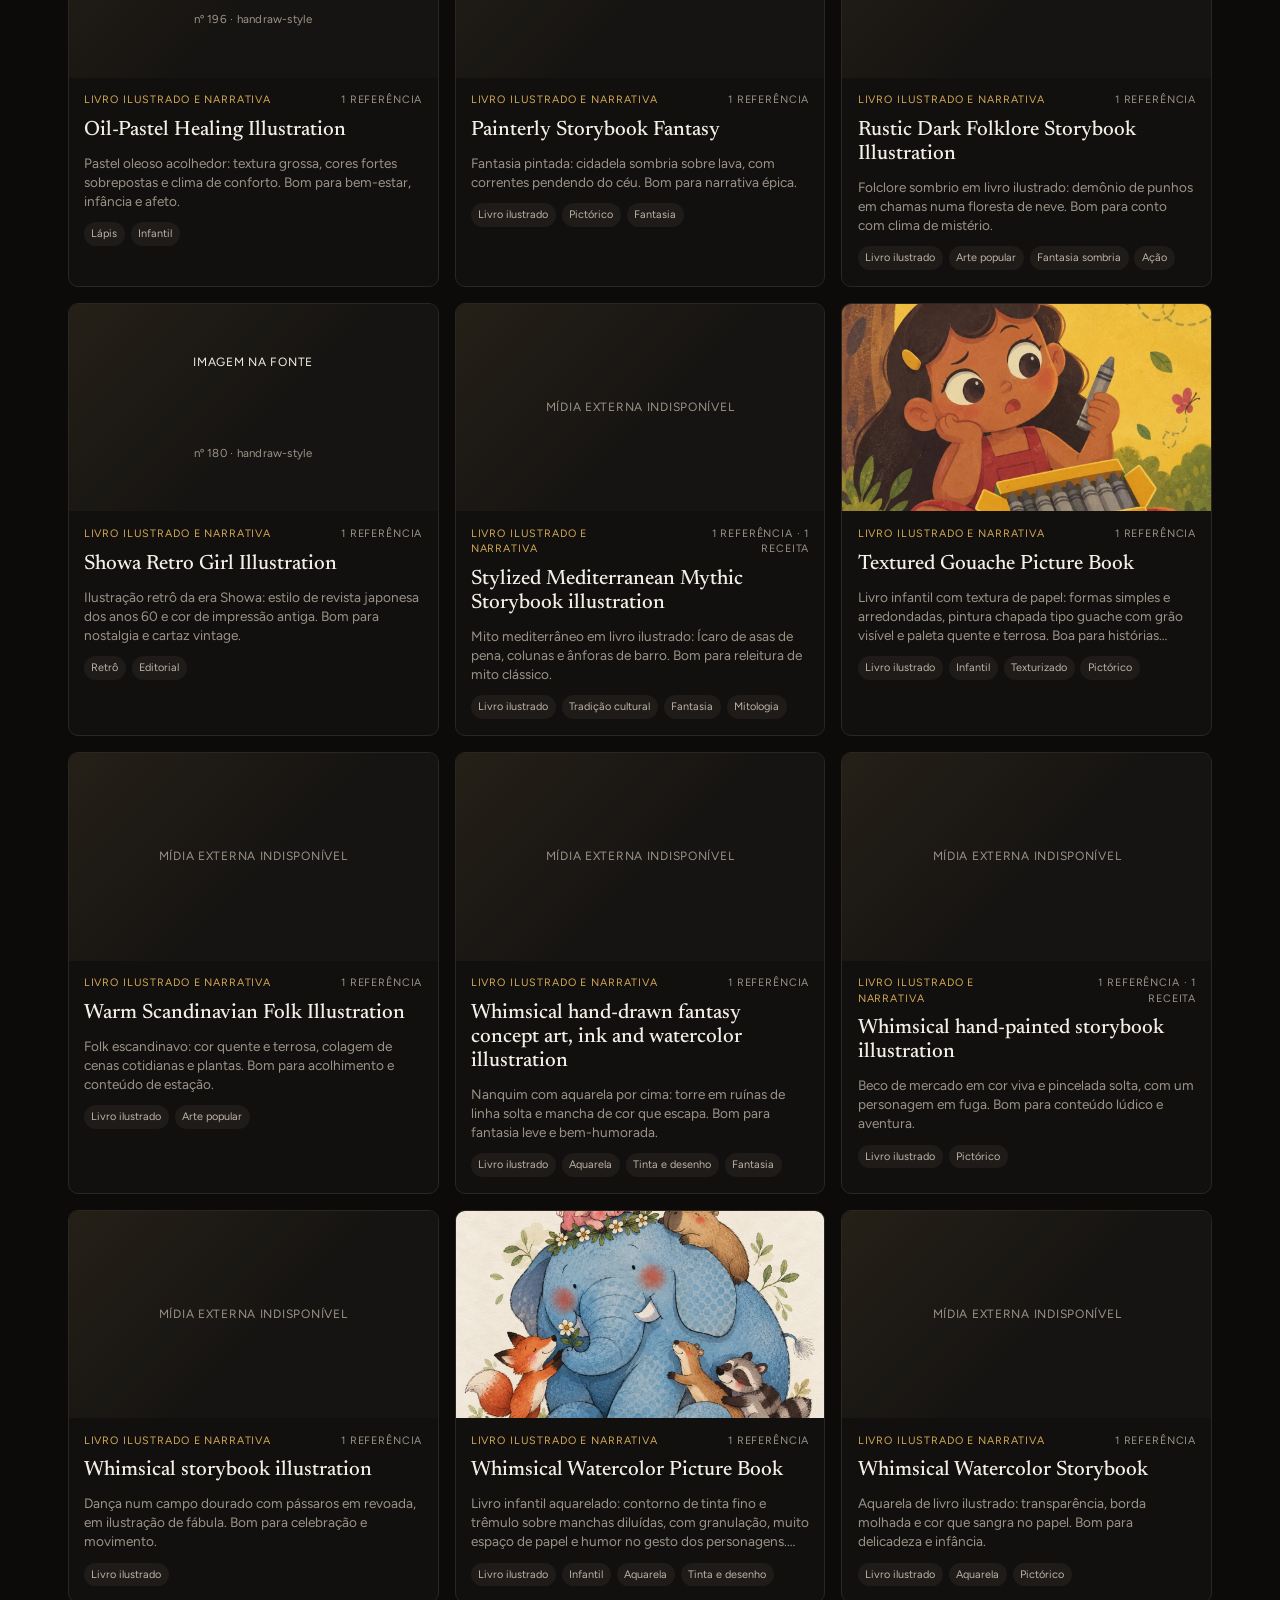
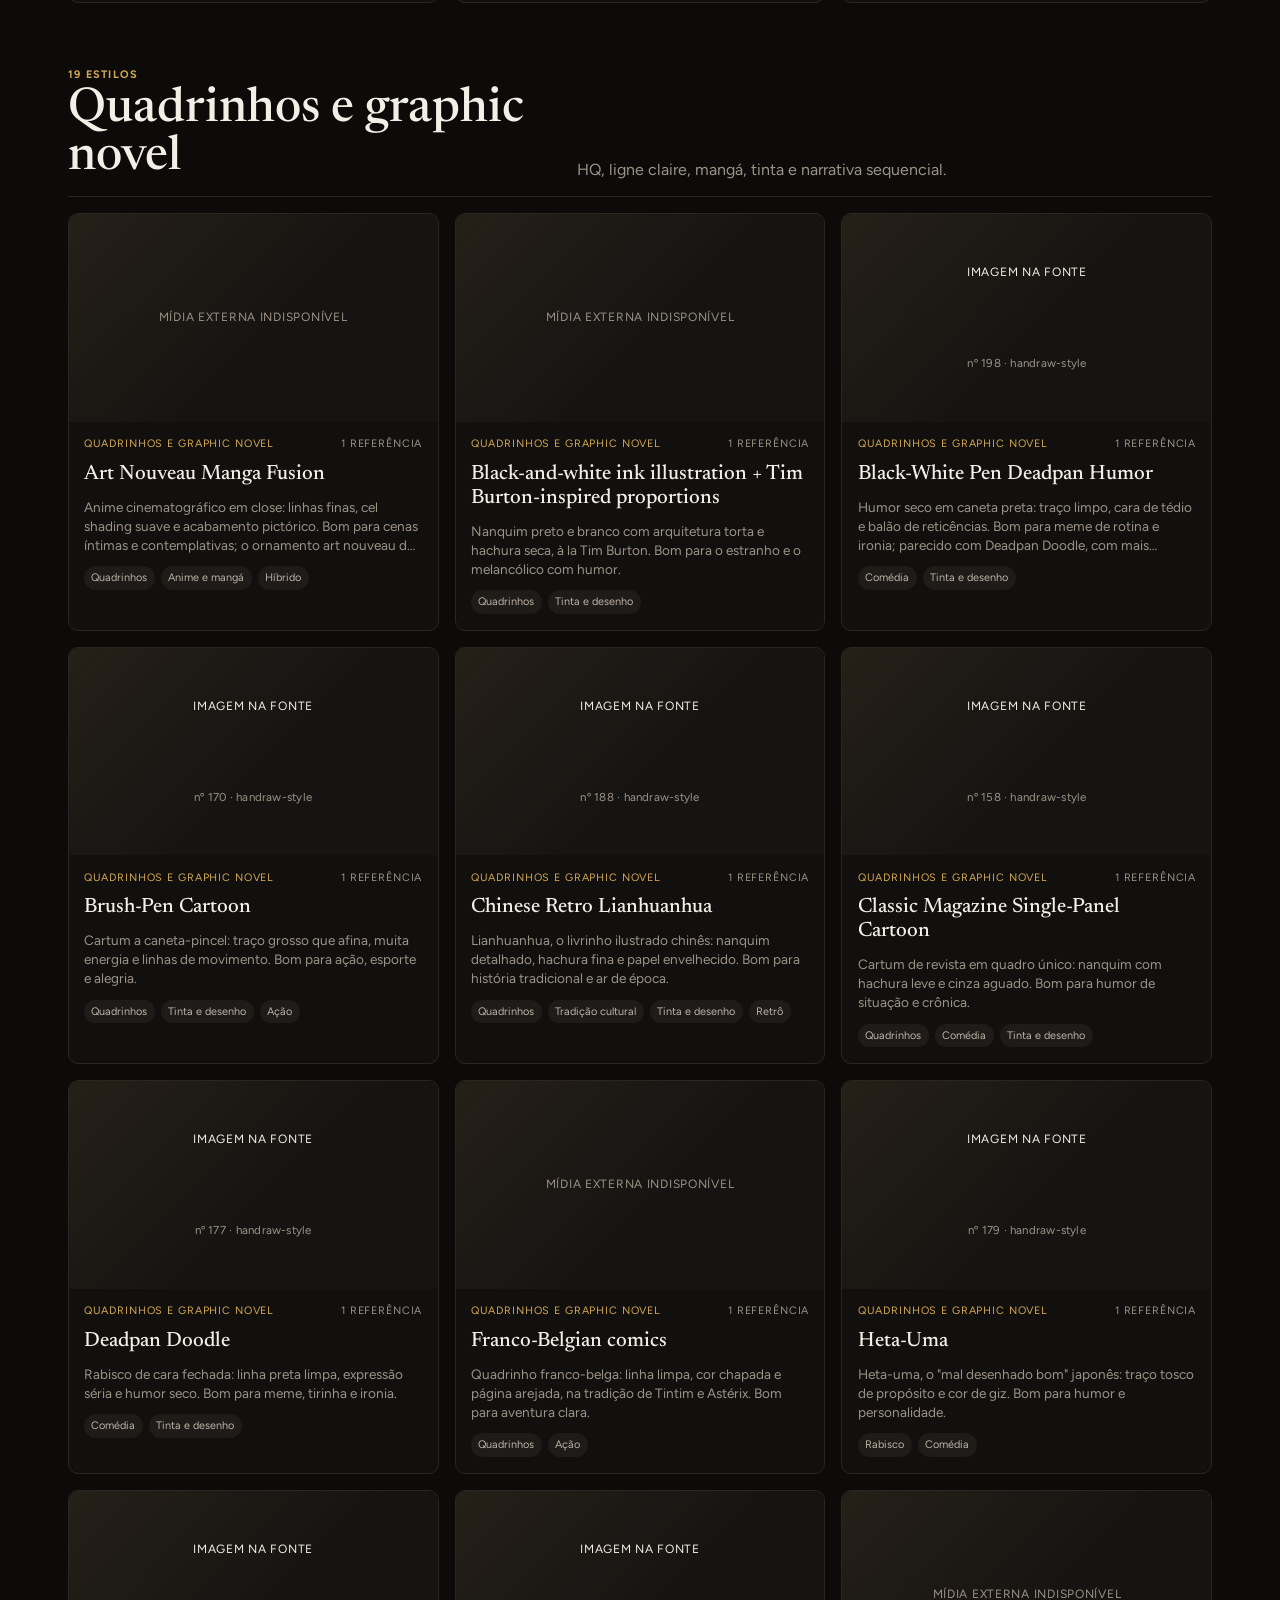
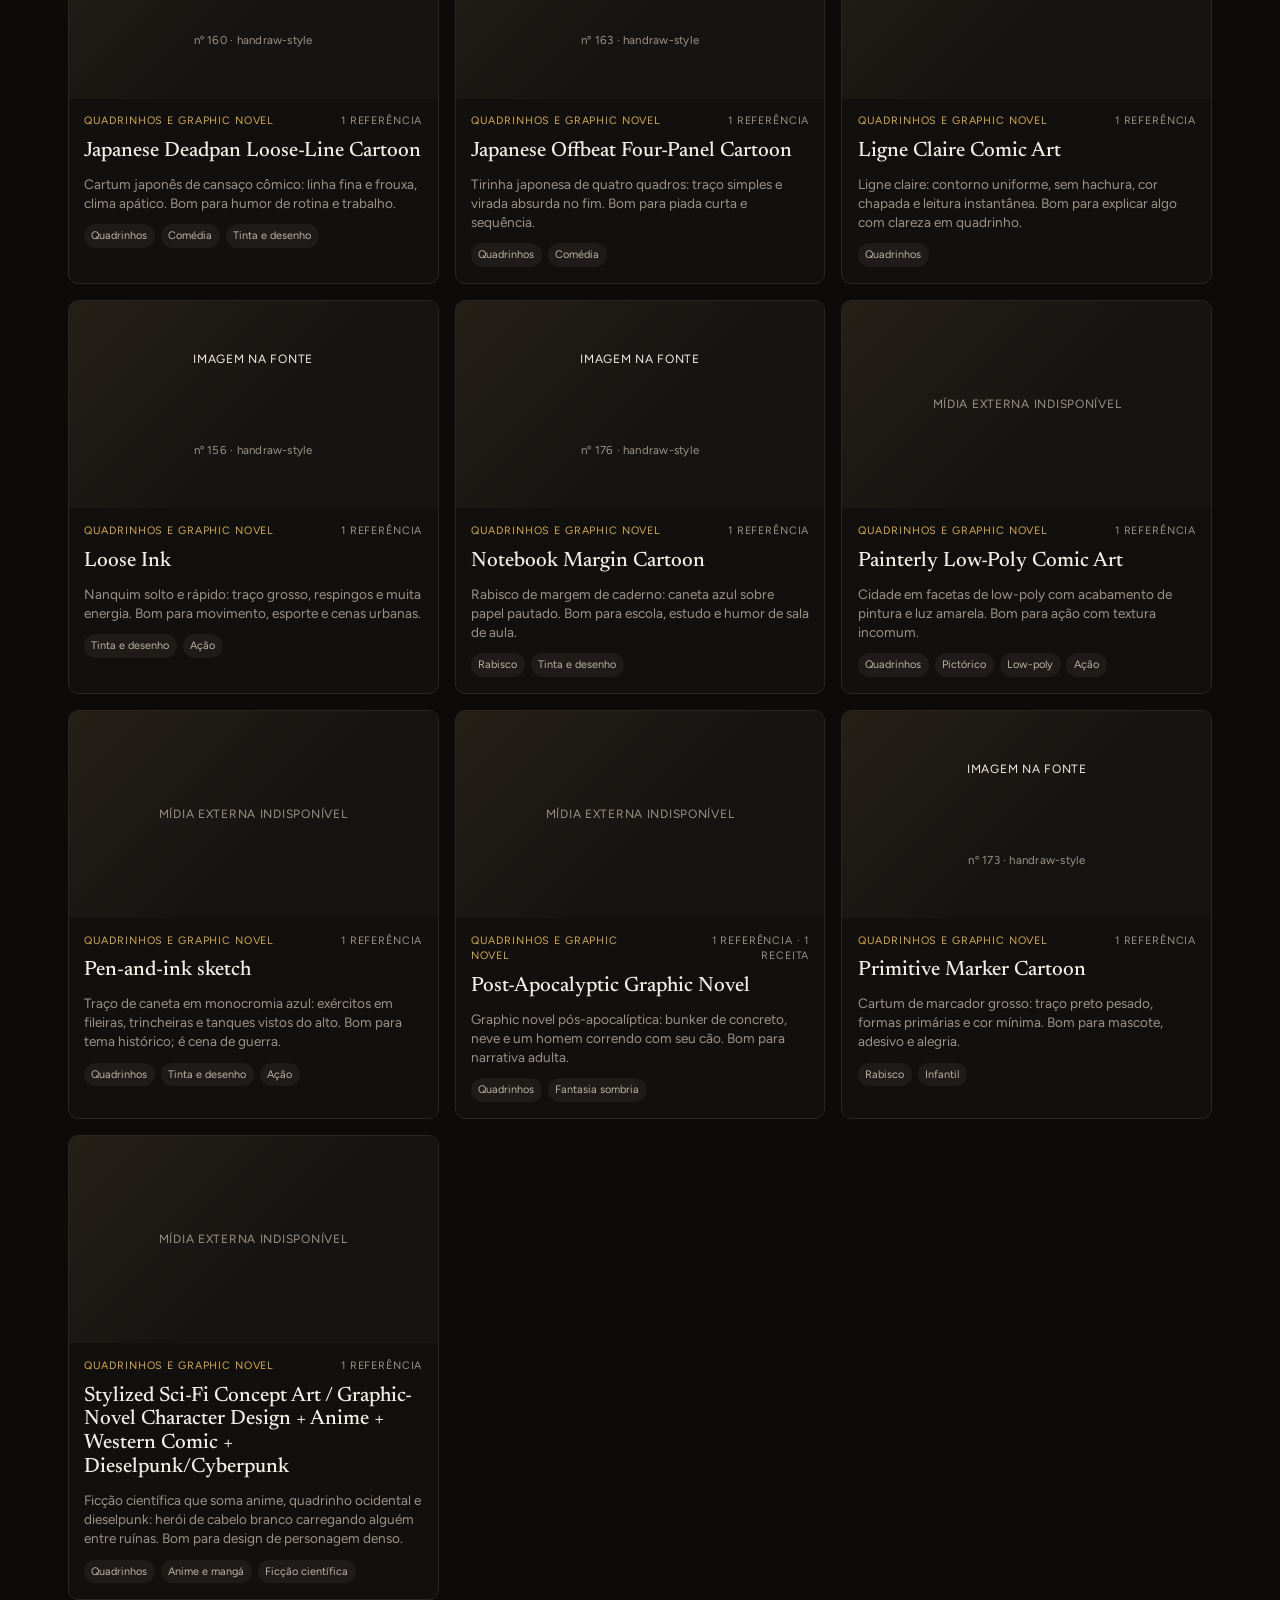
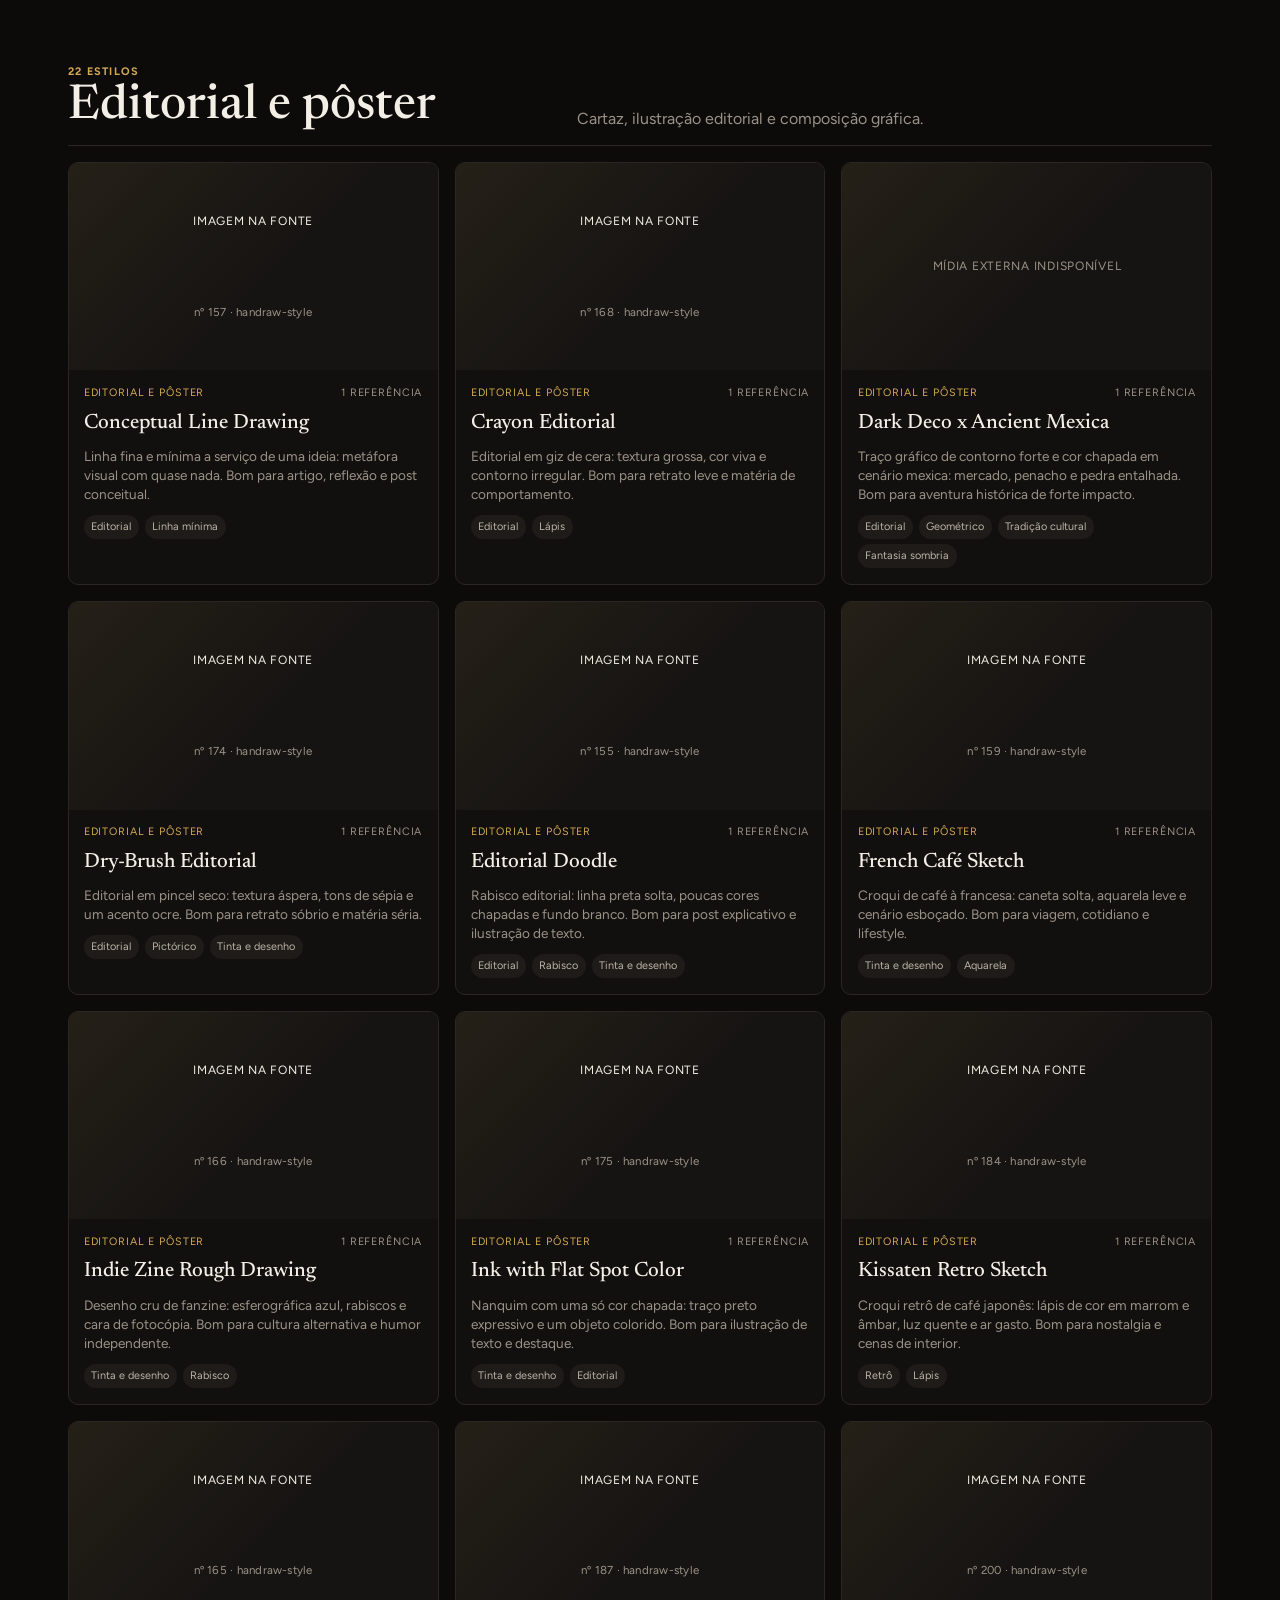
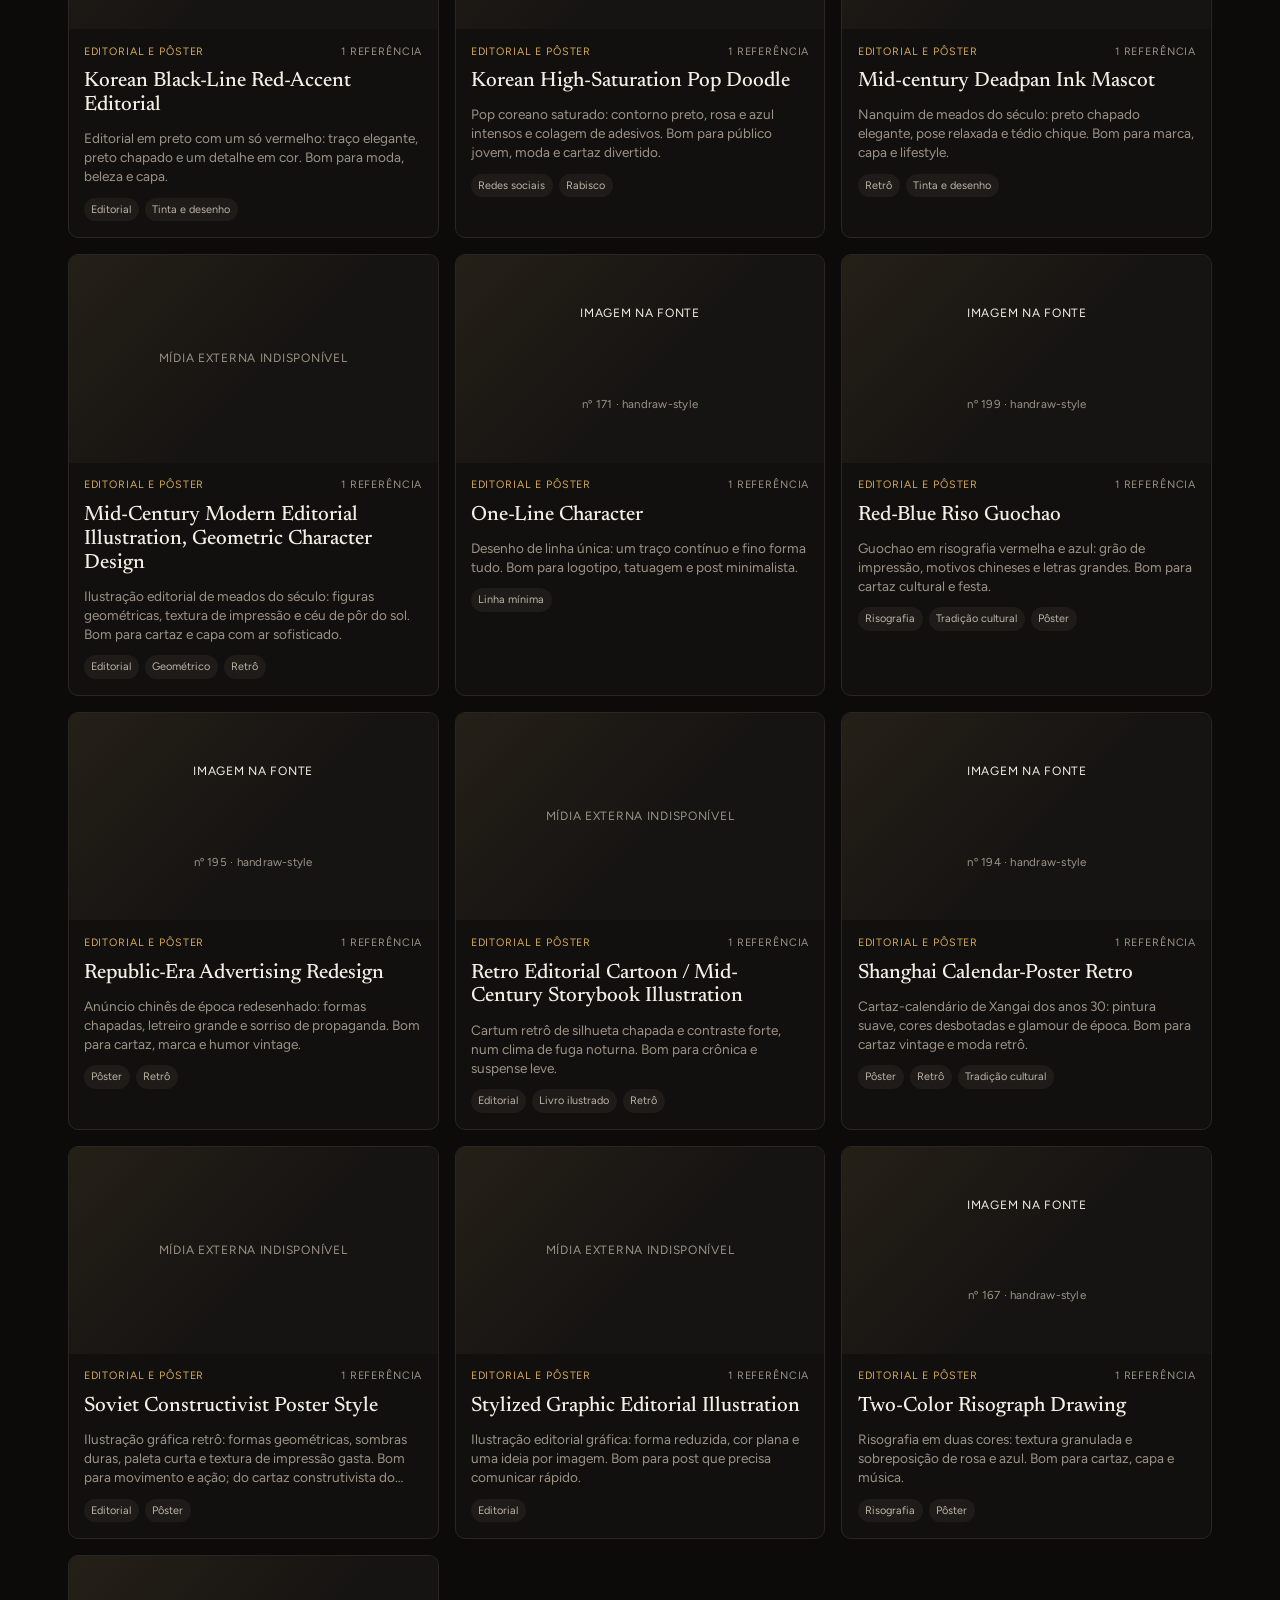
<file: site/dia.html>
<!DOCTYPE html>
<html lang="pt-BR">
<head>
  <meta charset="utf-8">
  <meta name="viewport" content="width=device-width, initial-scale=1">
  <meta http-equiv="refresh" content="0; url=index.html">
  <link rel="canonical" href="index.html">
  <title>Explorar — Técnicas de Art Style</title>
</head>
<body>
  <p>A biblioteca agora está em <a href="index.html">Explorar</a>.</p>
  <script>location.replace(`index.html${location.search}${location.hash}`)</script>
</body>
</html>
</file>
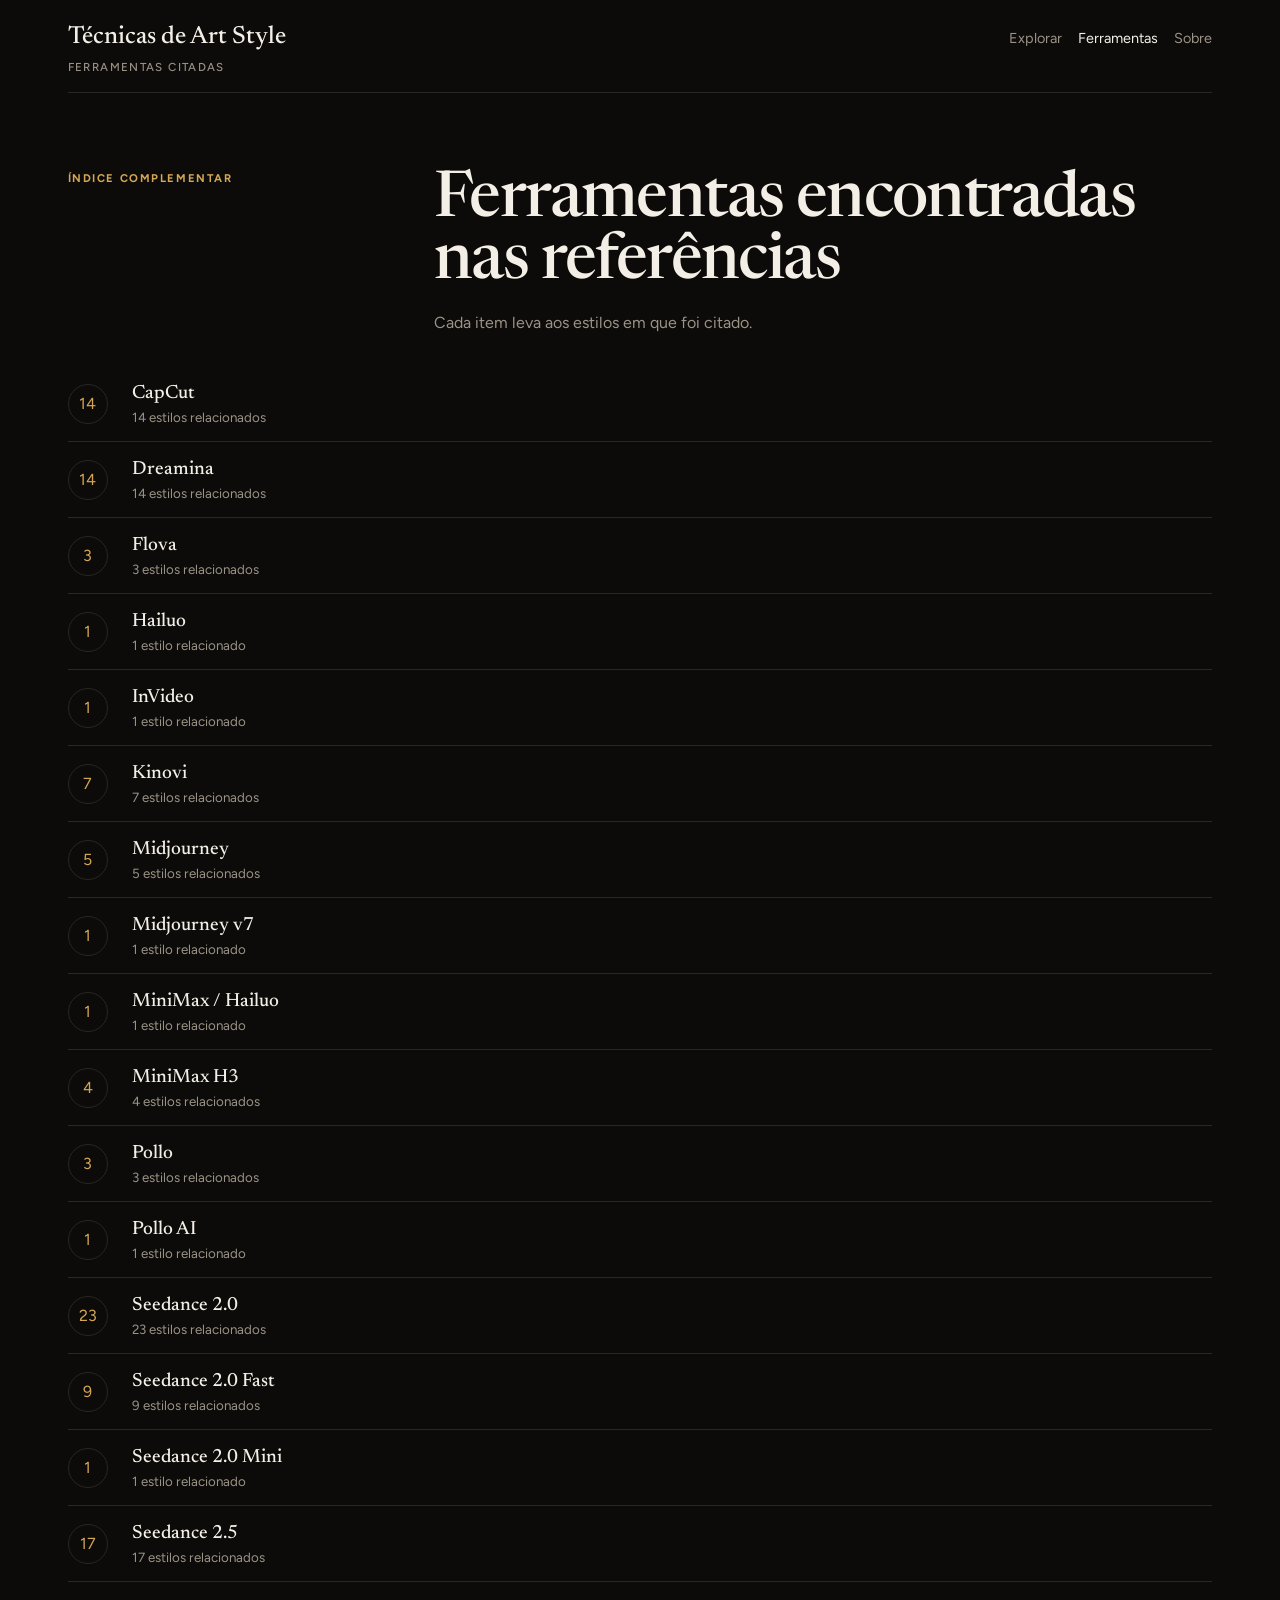
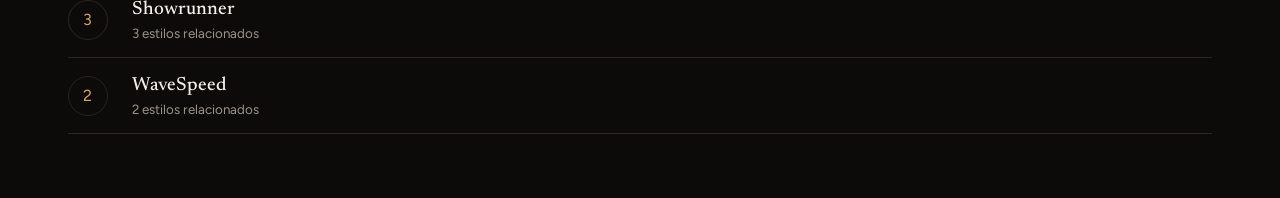
<file: site/ferramentas.html>
<!DOCTYPE html>
<html lang="pt-BR">
<head>
  <meta charset="utf-8">
  <meta name="viewport" content="width=device-width, initial-scale=1">
  <title>Ferramentas — Técnicas de Art Style</title>
  <link rel="stylesheet" href="assets/style.css?v=16">
</head>
<body>
  <div class="wrap">
    <header class="site">
      <h1>Técnicas de Art Style<span>ferramentas citadas</span></h1>
      <nav aria-label="Navegação principal">
        <a href="index.html">Explorar</a>
        <a href="ferramentas.html" aria-current="page">Ferramentas</a>
        <a href="sobre.html">Sobre</a>
      </nav>
    </header>
    <main>
      <section class="page-heading"><p class="section-kicker">Índice complementar</p><h2>Ferramentas encontradas nas referências</h2><p>Cada item leva aos estilos em que foi citado.</p></section>
      <div id="tools" class="tool-list"></div>
    </main>
  </div>
  <script type="module" src="assets/app.js?v=16"></script>
</body>
</html>
</file>
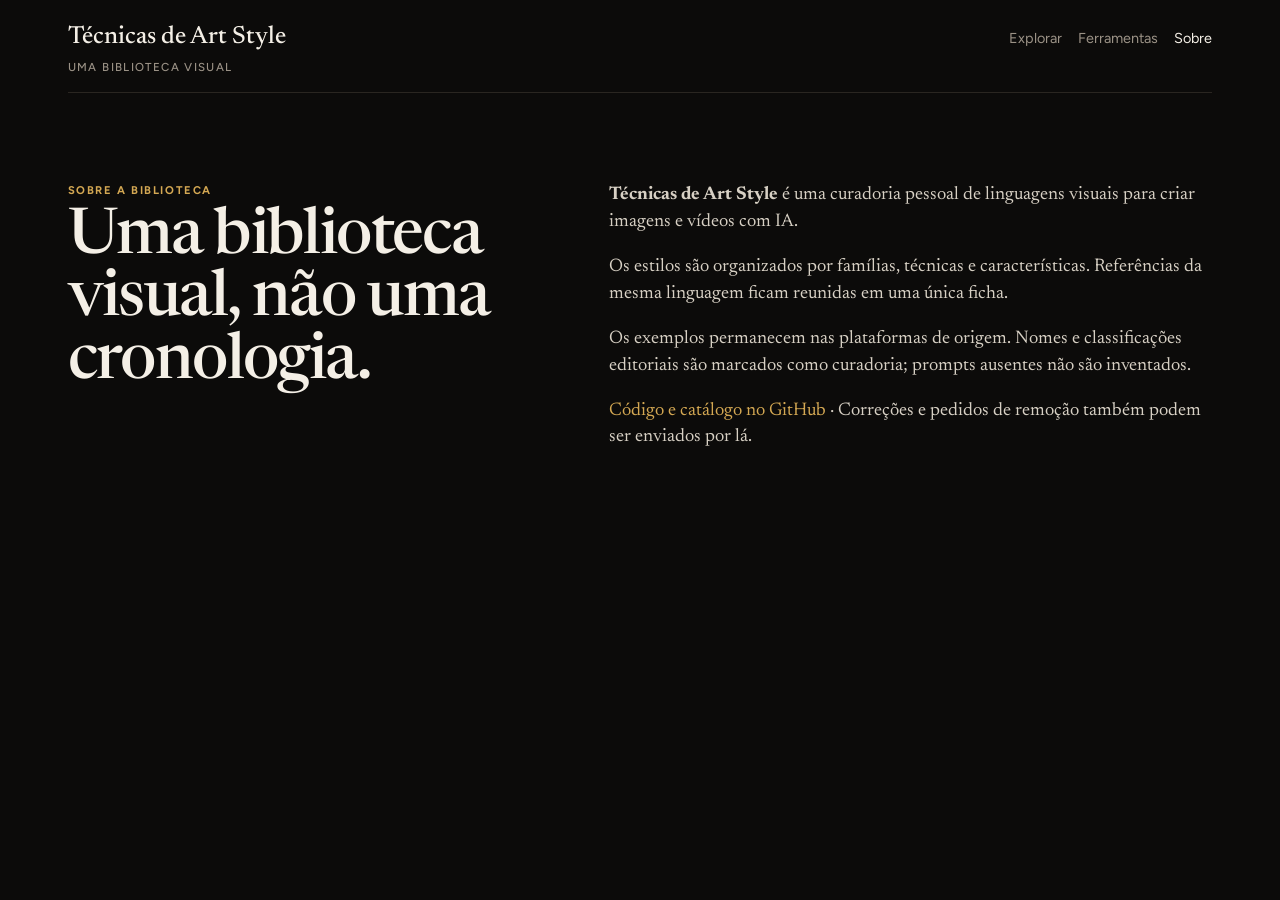
<file: site/sobre.html>
<!DOCTYPE html>
<html lang="pt-BR">
<head>
  <meta charset="utf-8">
  <meta name="viewport" content="width=device-width, initial-scale=1">
  <title>Sobre — Técnicas de Art Style</title>
  <link rel="stylesheet" href="assets/style.css?v=16">
</head>
<body>
  <div class="wrap">
    <header class="site">
      <h1>Técnicas de Art Style<span>uma biblioteca visual</span></h1>
      <nav aria-label="Navegação principal">
        <a href="index.html">Explorar</a>
        <a href="ferramentas.html">Ferramentas</a>
        <a href="sobre.html" aria-current="page">Sobre</a>
      </nav>
    </header>
    <main class="about-layout">
      <section><p class="section-kicker">Sobre a biblioteca</p><h2>Uma biblioteca visual, não uma cronologia.</h2></section>
      <div class="prose">
        <p><strong>Técnicas de Art Style</strong> é uma curadoria pessoal de linguagens visuais para criar imagens e vídeos com IA.</p>
        <p>Os estilos são organizados por famílias, técnicas e características. Referências da mesma linguagem ficam reunidas em uma única ficha.</p>
        <p>Os exemplos permanecem nas plataformas de origem. Nomes e classificações editoriais são marcados como curadoria; prompts ausentes não são inventados.</p>
        <p><a href="https://github.com/fulviofb/art-style">Código e catálogo no GitHub</a> · Correções e pedidos de remoção também podem ser enviados por lá.</p>
      </div>
    </main>
  </div>
</body>
</html>
</file>
<file: site/assets/style.css>
@import url("https://fonts.googleapis.com/css2?family=Figtree:wght@400;500;600;700&family=Newsreader:ital,opsz,wght@0,6..72,500;0,6..72,600;1,6..72,500&display=swap");

:root {
  --bg: #0c0b0a;
  --fg: #f4efe6;
  --muted: #9b9286;
  --line: #2a2621;
  --accent: #d4a853;
  --ok: #b8c9a4;
}
* { box-sizing: border-box; }
html, body { margin: 0; background: var(--bg); color: var(--fg); }
body {
  font-family: Figtree, system-ui, sans-serif;
  line-height: 1.45;
  min-height: 100vh;
}
a { color: var(--accent); text-decoration: none; }
a:hover { text-decoration: underline; }
.skip-link {
  position: fixed;
  top: 0.5rem;
  left: 0.5rem;
  z-index: 100;
  padding: 0.55rem 0.8rem;
  border-radius: 6px;
  background: var(--fg);
  color: #1a140c;
  transform: translateY(-160%);
}
.skip-link:focus { transform: translateY(0); }
nav a:focus-visible { outline: 2px solid var(--accent); outline-offset: 4px; border-radius: 2px; }
.banner {
  font-size: 0.8rem;
  color: var(--muted);
  text-align: center;
  padding: 0.65rem 1rem;
  border-bottom: 1px solid var(--line);
}
.wrap { max-width: 1180px; margin: 0 auto; padding: 0 1.1rem 4rem; }
header.site {
  display: flex;
  justify-content: space-between;
  align-items: baseline;
  gap: 1rem;
  padding: 1.25rem 0 1rem;
  flex-wrap: wrap;
}
header.site h1 {
  font-family: Newsreader, Georgia, serif;
  font-size: 1.55rem;
  font-weight: 500;
  margin: 0;
}
header.site h1 span {
  display: block;
  font-family: Figtree, sans-serif;
  font-size: 0.72rem;
  letter-spacing: 0.12em;
  text-transform: uppercase;
  color: var(--muted);
  margin-top: 0.2rem;
}
nav { display: flex; gap: 1rem; font-size: 0.9rem; }
nav a { color: var(--muted); }
nav a[aria-current="page"] { color: var(--fg); }

.lede { color: var(--muted); max-width: 40rem; margin: 0 0 1.4rem; }

.gallery {
  display: grid;
  grid-template-columns: 1fr;
  gap: 1.15rem;
}
@media (min-width: 780px) {
  .gallery { grid-template-columns: 1fr 1fr; }
  .gallery .card:first-child { grid-column: 1 / -1; }
}

.card {
  display: flex;
  flex-direction: column;
  color: inherit;
  text-decoration: none;
  border-radius: 10px;
  overflow: hidden;
  background: #161412;
  border: 1px solid var(--line);
}
.card:hover { text-decoration: none; border-color: #3d3428; }
.card .still {
  overflow: hidden;
  background: #0c0b0a;
}
.card .still img,
.card img {
  width: 100%;
  aspect-ratio: 16 / 9;
  object-fit: cover;
  display: block;
  transform: scale(1.01);
  transition: transform 0.35s ease;
}
.card:hover img { transform: scale(1.04); }
.card .body {
  padding: 0.85rem 0.95rem 1rem;
  display: flex;
  flex-direction: column;
  gap: 0.25rem;
}
.card .n {
  font-size: 0.7rem;
  letter-spacing: 0.14em;
  text-transform: uppercase;
  color: var(--accent);
}
.card h2 {
  font-family: Newsreader, Georgia, serif;
  font-weight: 500;
  font-size: 1.2rem;
  line-height: 1.25;
  margin: 0;
}
.card p {
  margin: 0;
  color: var(--muted);
  font-size: 0.88rem;
  display: -webkit-box;
  -webkit-line-clamp: 2;
  -webkit-box-orient: vertical;
  overflow: hidden;
}
.card .actions {
  margin-top: 0.55rem;
  display: flex;
  gap: 0.4rem;
}

.btn, button.copy {
  appearance: none;
  border: 0;
  cursor: pointer;
  font-family: inherit;
  font-weight: 600;
  font-size: 0.8rem;
  border-radius: 999px;
  padding: 0.45rem 0.85rem;
  background: var(--accent);
  color: #1a140c;
}
button.copy.ghost, a.ghost {
  background: rgb(12 11 10 / 0.72);
  color: var(--fg);
  border: 1px solid rgb(255 255 255 / 0.16);
  text-decoration: none;
}
button.copy:focus-visible, .btn:focus-visible {
  outline: 2px solid var(--accent);
  outline-offset: 2px;
}

.ticks {
  display: flex;
  flex-wrap: wrap;
  gap: 3px;
  margin: 1.6rem 0 0.4rem;
}
.ticks a, .ticks span {
  width: 10px;
  height: 10px;
  border-radius: 2px;
  background: #2a2621;
}
.ticks a { background: var(--accent); }
.ticks a:hover { filter: brightness(1.2); }

.prompt-box {
  background: #161412;
  border: 1px solid var(--line);
  border-radius: 12px;
  padding: 1rem 1.1rem 1.15rem;
  margin: 1rem 0;
}
.prompt-box header {
  display: flex;
  justify-content: space-between;
  align-items: center;
  gap: 0.75rem;
  margin-bottom: 0.7rem;
}
.prompt-box h3 {
  margin: 0;
  font-size: 0.72rem;
  letter-spacing: 0.1em;
  text-transform: uppercase;
  color: var(--muted);
  font-weight: 600;
}
.prompt-text {
  font-family: Newsreader, Georgia, serif;
  font-size: 1.12rem;
  white-space: pre-wrap;
  margin: 0;
  color: #f7f1e6;
}
.hero-still {
  border-radius: 12px;
  overflow: hidden;
  margin: 0.8rem 0 1.1rem;
  background: #161412;
}
.hero-still img {
  width: 100%;
  display: block;
  aspect-ratio: 16 / 9;
  object-fit: cover;
}
.kicker {
  font-size: 0.75rem;
  letter-spacing: 0.12em;
  text-transform: uppercase;
  color: var(--accent);
}
.ficha h2 {
  font-family: Newsreader, Georgia, serif;
  font-weight: 500;
  font-size: clamp(1.8rem, 4vw, 2.6rem);
  margin: 0.2rem 0 0.5rem;
}
.logline { font-size: 1.15rem; color: #ddd6c8; margin: 0 0 1rem; }
.block {
  border-top: 1px solid var(--line);
  padding: 1rem 0;
}
.block h3 {
  margin: 0 0 0.45rem;
  font-size: 0.72rem;
  letter-spacing: 0.1em;
  text-transform: uppercase;
  color: var(--muted);
}
blockquote.quote {
  margin: 0;
  white-space: pre-wrap;
  font-family: Newsreader, Georgia, serif;
  font-size: 1.05rem;
}
.style-index-hero {
  display: grid;
  grid-template-columns: minmax(0, 1.4fr) minmax(280px, 0.7fr);
  gap: clamp(1.5rem, 5vw, 5rem);
  align-items: end;
  padding: clamp(2rem, 6vw, 5rem) 0 2rem;
  border-top: 1px solid var(--line);
  border-bottom: 1px solid var(--line);
}
.section-kicker {
  margin: 0 0 0.5rem;
  color: var(--accent);
  font-size: 0.7rem;
  font-weight: 700;
  letter-spacing: 0.14em;
  text-transform: uppercase;
}
.style-index-hero h2 {
  max-width: 12ch;
  margin: 0;
  font-family: Newsreader, Georgia, serif;
  font-size: clamp(2.5rem, 7vw, 5.8rem);
  font-weight: 500;
  line-height: 0.92;
  letter-spacing: -0.035em;
}
.style-index-hero__copy > p:last-child {
  max-width: 44rem;
  margin: 1.1rem 0 0;
  color: var(--muted);
}
.style-search {
  display: grid;
  gap: 0.55rem;
  color: var(--muted);
  font-size: 0.75rem;
  font-weight: 600;
  letter-spacing: 0.06em;
  text-transform: uppercase;
}
.style-search__field { position: relative; }
.style-search input {
  width: 100%;
  border: 1px solid #403a32;
  border-radius: 999px;
  background: #161412;
  color: var(--fg);
  font: inherit;
  font-size: 1rem;
  letter-spacing: 0;
  text-transform: none;
  padding: 0.9rem 4.5rem 0.9rem 1.1rem;
  outline: none;
}
.style-search__field button {
  position: absolute;
  top: 50%;
  right: 0.55rem;
  transform: translateY(-50%);
  border: 0;
  background: transparent;
  color: var(--accent);
  font: inherit;
  font-size: 0.76rem;
  cursor: pointer;
}
.style-search__field button:focus-visible { outline: 2px solid var(--accent); outline-offset: 2px; border-radius: 3px; }
.style-search__field button[hidden] { display: none; }
.style-search input:focus {
  border-color: var(--accent);
  box-shadow: 0 0 0 3px rgb(212 168 83 / 0.14);
}
.style-filters {
  display: flex;
  flex-wrap: wrap;
  gap: 0.5rem;
  padding: 1rem 0 0.7rem;
}
.style-filters button {
  flex: 0 0 auto;
  border: 1px solid var(--line);
  border-radius: 999px;
  background: transparent;
  color: var(--muted);
  font: inherit;
  font-size: 0.8rem;
  padding: 0.5rem 0.75rem;
  cursor: pointer;
}
.style-filters button span { color: #6f675e; margin-left: 0.25rem; }
.style-filters button:hover,
.style-filters button.active {
  border-color: var(--accent);
  color: var(--fg);
  background: rgb(212 168 83 / 0.08);
}
.style-filters button:focus-visible { outline: 2px solid var(--accent); outline-offset: 2px; }
.style-result-status { margin: 0.1rem 0 2.2rem; color: var(--muted); font-size: 0.8rem; }
.style-groups { display: grid; gap: 4rem; }
.style-group__header {
  display: grid;
  grid-template-columns: minmax(220px, 0.75fr) minmax(280px, 1fr);
  gap: 2rem;
  align-items: end;
  padding-bottom: 0.9rem;
  border-bottom: 1px solid var(--line);
}
.style-group__header p { margin: 0; color: var(--muted); max-width: 38rem; }
.style-group__header > div > p {
  color: var(--accent);
  font-size: 0.68rem;
  font-weight: 700;
  letter-spacing: 0.12em;
  text-transform: uppercase;
}
.style-group__header h2 {
  margin: 0.15rem 0 0;
  font-family: Newsreader, Georgia, serif;
  font-size: clamp(1.8rem, 4vw, 3rem);
  font-weight: 500;
  line-height: 1;
}
.style-grid {
  display: grid;
  grid-template-columns: repeat(3, minmax(0, 1fr));
  gap: 1rem;
  padding-top: 1rem;
}
.style-card {
  display: flex;
  flex-direction: column;
  min-width: 0;
  overflow: hidden;
  color: inherit;
  text-decoration: none;
  border: 1px solid var(--line);
  border-radius: 10px;
  background: #12100f;
  transition: border-color 0.2s ease, transform 0.2s ease;
}
.style-card:hover {
  border-color: #544735;
  text-decoration: none;
  transform: translateY(-2px);
}
.style-card:focus-visible { outline: 2px solid var(--accent); outline-offset: 3px; }
.style-card__image { overflow: hidden; aspect-ratio: 16 / 9; background: #161412; }
.style-card__image img,
.style-card__image .hero-still {
  width: 100%;
  height: 100%;
  margin: 0;
  object-fit: cover;
  display: block;
  border-radius: 0;
  transition: transform 0.35s ease;
}
.style-card:hover .style-card__image img { transform: scale(1.035); }
.style-card__body { display: grid; align-content: start; gap: 0.7rem; padding: 0.9rem 0.95rem 1rem; }
.style-card__eyebrow {
  display: flex;
  justify-content: space-between;
  gap: 0.75rem;
  color: var(--muted);
  font-size: 0.67rem;
  letter-spacing: 0.08em;
  text-transform: uppercase;
}
.style-card__eyebrow span:first-child { color: var(--accent); }
.style-card h3 {
  margin: 0;
  font-family: Newsreader, Georgia, serif;
  font-size: 1.3rem;
  font-weight: 500;
  line-height: 1.15;
}
.style-card__summary {
  margin: 0;
  color: var(--muted);
  font-size: 0.85rem;
  line-height: 1.4;
  display: -webkit-box;
  -webkit-line-clamp: 3;
  -webkit-box-orient: vertical;
  overflow: hidden;
}
.style-summary--pt {
  color: var(--fg);
  font-size: 1.05rem;
  margin-top: 1.1rem;
}
.style-card__provenance {
  display: grid;
  gap: 0.25rem;
  padding-left: 0.65rem;
  border-left: 2px solid rgb(212 168 83 / 0.65);
}
.style-card__provenance > span {
  color: var(--accent);
  font-size: 0.65rem;
  font-weight: 700;
  letter-spacing: 0.08em;
  text-transform: uppercase;
}
.style-card__provenance small { color: var(--muted); font-size: 0.74rem; }
.style-tags { display: flex; flex-wrap: wrap; gap: 0.35rem; }
.style-tags span {
  padding: 0.25rem 0.48rem;
  border-radius: 999px;
  background: #1e1b18;
  color: #bcb3a6;
  font-size: 0.68rem;
}
.style-empty {
  display: grid;
  gap: 0.35rem;
  padding: 3rem 1rem;
  border: 1px dashed #403a32;
  border-radius: 10px;
  color: var(--muted);
  text-align: center;
}
.style-empty strong { color: var(--fg); font-family: Newsreader, Georgia, serif; font-size: 1.5rem; }

.style-classification {
  display: grid;
  gap: 0.75rem;
  margin: 1rem 0;
  padding: 1rem 1.1rem;
  border: 1px solid var(--line);
  border-radius: 12px;
  background: #12100f;
}
.style-classification__top { display: flex; flex-wrap: wrap; align-items: center; gap: 0.55rem; }
.style-classification h3 {
  margin: 0;
  color: var(--muted);
  font-size: 0.68rem;
  letter-spacing: 0.09em;
  text-transform: uppercase;
}
.style-classification__family { color: var(--accent); font-weight: 700; }
.style-classification__badge {
  border: 1px solid rgb(212 168 83 / 0.36);
  border-radius: 999px;
  color: var(--accent);
  font-size: 0.68rem;
  padding: 0.22rem 0.48rem;
  text-transform: uppercase;
  letter-spacing: 0.06em;
}
.style-classification p { margin: 0; color: var(--muted); }
.media-fallback {
  display: grid;
  place-items: center;
  min-height: 100%;
  background:
    linear-gradient(135deg, rgb(212 168 83 / 0.08), transparent 55%),
    #161412;
  color: var(--muted);
  font-size: 0.75rem;
  letter-spacing: 0.06em;
  text-transform: uppercase;
}

@media (max-width: 900px) {
  .style-grid { grid-template-columns: repeat(2, minmax(0, 1fr)); }
}
@media (max-width: 680px) {
  .style-index-hero,
  .style-group__header { grid-template-columns: 1fr; gap: 1.2rem; }
  .style-index-hero { padding-top: 2.4rem; }
  .style-filters {
    flex-wrap: nowrap;
    overflow-x: auto;
    scrollbar-width: thin;
  }
  .style-grid { grid-template-columns: 1fr; }
  .style-groups { gap: 3rem; }
}

.list a {
  display: grid;
  grid-template-columns: 160px 1fr;
  gap: 0.9rem;
  align-items: center;
  padding: 0.7rem 0;
  border-bottom: 1px solid var(--line);
  color: inherit;
  text-decoration: none;
}
.list a img {
  width: 160px;
  height: 90px;
  object-fit: cover;
  border-radius: 6px;
  background: #161412;
}
.list a strong { display: block; font-family: Newsreader, Georgia, serif; font-size: 1.15rem; font-weight: 500; }
.list a small { color: var(--muted); }
footer {
  margin-top: 2.5rem;
  color: var(--muted);
  font-size: 0.8rem;
}
.toast {
  position: fixed;
  bottom: 1.2rem;
  left: 50%;
  transform: translateX(-50%);
  background: var(--fg);
  color: #1a140c;
  padding: 0.5rem 0.9rem;
  border-radius: 999px;
  font-weight: 600;
  font-size: 0.85rem;
  opacity: 0;
  pointer-events: none;
  transition: opacity 0.2s;
  z-index: 20;
}
.toast.show { opacity: 1; }
@media (prefers-reduced-motion: reduce) {
  .card img,
  .style-card,
  .style-card__image img { transition: none; }
}

/* Biblioteca atemporal — superfície Explore */
.explore-intro {
  display: grid;
  grid-template-columns: minmax(0, 1.1fr) minmax(280px, 0.8fr);
  gap: clamp(1.5rem, 6vw, 5rem);
  align-items: end;
  padding: clamp(2rem, 5vw, 4.5rem) 0 1.6rem;
  border-top: 1px solid var(--line);
  border-bottom: 1px solid var(--line);
}
.explore-intro h2,
.page-heading h2,
.about-layout h2 {
  margin: 0;
  font-family: Newsreader, Georgia, serif;
  font-weight: 500;
  line-height: .98;
  letter-spacing: -.025em;
}
.explore-intro h2 { max-width: 11em; font-size: clamp(2.4rem, 6vw, 4.6rem); }
.explore-intro__tools { display: grid; gap: 1.15rem; }
.explore-intro__tools > p { margin: 0; max-width: 34rem; color: var(--muted); }
.style-result-status { margin-bottom: 1.5rem; }
.style-card__body { min-height: 9.25rem; }
.style-card__eyebrow span:last-child { text-align: right; }
.back-link { display: inline-block; margin: 1rem 0 1.4rem; color: var(--muted); }
.style-hero {
  display: grid;
  grid-template-columns: minmax(260px, .78fr) minmax(0, 1.25fr);
  gap: clamp(1.5rem, 5vw, 4rem);
  align-items: center;
  padding-bottom: clamp(2.5rem, 6vw, 5rem);
}
.style-hero__copy h2 {
  margin: .25rem 0 1rem;
  font-family: Newsreader, Georgia, serif;
  font-size: clamp(2.4rem, 6vw, 5rem);
  font-weight: 500;
  line-height: .95;
  letter-spacing: -.03em;
}
.style-hero__media,
.example-card__media {
  overflow: hidden;
  aspect-ratio: 16 / 9;
  border-radius: 12px;
  background: #161412;
}
.style-hero__media img,
.example-card__media img { width: 100%; height: 100%; display: block; object-fit: cover; }
.style-summary { margin: 1.25rem 0 0; color: var(--muted); }
.detail-section { padding: clamp(2.5rem, 6vw, 5rem) 0; border-top: 1px solid var(--line); }
.detail-section > header { display: grid; grid-template-columns: minmax(180px, .4fr) 1fr; gap: 1rem; align-items: baseline; margin-bottom: 1.25rem; }
.detail-section > header h2 { margin: 0; font-family: Newsreader, Georgia, serif; font-size: clamp(1.8rem, 4vw, 3rem); font-weight: 500; }
.example-grid { display: grid; grid-template-columns: repeat(2, minmax(0, 1fr)); gap: 1rem; }
.example-card { overflow: hidden; border: 1px solid var(--line); border-radius: 12px; background: #12100f; }
.example-card__media { border-radius: 0; }
.example-card__body { padding: 1rem; }
.example-card__body > p:not(.eyebrow) { color: #d7d0c4; }
.eyebrow { margin: 0 0 .45rem; color: var(--accent); font-size: .68rem; font-weight: 700; letter-spacing: .09em; text-transform: uppercase; }
.example-tools { color: var(--muted) !important; font-size: .8rem; }
.recipe-card { margin-top: 1rem; padding: clamp(1rem, 3vw, 1.5rem); border: 1px solid var(--line); border-radius: 12px; background: #12100f; }
.recipe-card header { display: flex; justify-content: space-between; gap: 1rem; align-items: flex-start; }
.recipe-card h3 { margin: 0; font-family: Newsreader, Georgia, serif; font-weight: 500; }
.recipe-card pre { overflow-x: auto; white-space: pre-wrap; color: #e5ded2; font-family: Newsreader, Georgia, serif; font-size: 1rem; line-height: 1.55; }
.empty-note { max-width: 42rem; color: var(--muted); }
.page-heading { display: grid; grid-template-columns: .45fr 1fr; gap: 1rem; padding: clamp(2rem, 6vw, 5rem) 0 2rem; border-top: 1px solid var(--line); }
.page-heading h2 { font-size: clamp(2.3rem, 5vw, 4rem); }
.page-heading > p:last-child { grid-column: 2; margin: 0; color: var(--muted); }
.tool-list a { display: grid; grid-template-columns: 3rem 1fr; gap: 1rem; align-items: center; min-height: 76px; padding: .75rem 0; border-bottom: 1px solid var(--line); color: inherit; }
.tool-list strong, .tool-list small { display: block; }
.tool-list strong { font-family: Newsreader, Georgia, serif; font-size: 1.2rem; font-weight: 500; }
.tool-list small { color: var(--muted); }
.tool-count { display: grid; place-items: center; width: 2.5rem; height: 2.5rem; border: 1px solid var(--line); border-radius: 50%; color: var(--accent); }
.about-layout { display: grid; grid-template-columns: minmax(260px, .75fr) minmax(0, 1fr); gap: clamp(2rem, 7vw, 6rem); padding: clamp(3rem, 7vw, 7rem) 0; border-top: 1px solid var(--line); }
.about-layout h2 { font-size: clamp(2.4rem, 5vw, 4.5rem); }
.prose { max-width: 42rem; color: #d7d0c4; font-family: Newsreader, Georgia, serif; font-size: 1.15rem; }
.prose p:first-child { margin-top: 0; }
@media (max-width: 680px) {
  .explore-intro,
  .style-hero,
  .detail-section > header,
  .page-heading,
  .about-layout { grid-template-columns: 1fr; }
  .page-heading > p:last-child { grid-column: 1; }
  .example-grid { grid-template-columns: 1fr; }
  .style-card__body { min-height: 0; }
  .style-card__eyebrow { align-items: flex-start; }
}

/* Copiar imagem: o uso principal do catálogo é colar a imagem como referência no editor. */
.image-actions { display: flex; flex-wrap: wrap; align-items: center; gap: .5rem .6rem; margin-top: .75rem; }
.image-actions a.ghost { border-radius: 999px; padding: .45rem .85rem; font-size: .8rem; font-weight: 600; }
.image-actions a.ghost:hover { text-decoration: none; border-color: rgb(255 255 255 / .32); }
.image-actions p { flex-basis: 100%; margin: 0; color: var(--muted); font-size: .76rem; }
.example-card > .image-actions { padding: 0 1rem; }

/* Leitura da curadoria */
.reading-body { display: grid; gap: 1.35rem; max-width: 60rem; }
.reading-note { margin: 0; color: var(--muted); font-size: .88rem; }
.reading-badge {
  display: inline-block; margin-right: .55rem; padding: .18rem .55rem; border-radius: 999px;
  border: 1px solid rgb(212 168 83 / .45); color: var(--accent);
  font-size: .66rem; font-weight: 700; letter-spacing: .07em; text-transform: uppercase; vertical-align: .1rem;
}
.reading-badge.is-tested { border-color: var(--ok); color: var(--ok); }
.reading-block { display: grid; gap: .65rem; padding-top: 1.1rem; border-top: 1px solid var(--line); }
.reading-block > header { display: flex; justify-content: space-between; align-items: center; gap: 1rem; }
.reading-block h3 { margin: 0; color: var(--muted); font-size: .72rem; font-weight: 600; letter-spacing: .1em; text-transform: uppercase; }
.reading-observations { margin: 0; max-width: 42rem; color: #e5ded2; font-family: Newsreader, Georgia, serif; font-size: 1.15rem; line-height: 1.5; }
.reading-block pre { margin: 0; overflow-x: auto; white-space: pre-wrap; color: #e5ded2; font-family: Newsreader, Georgia, serif; font-size: 1.02rem; line-height: 1.55; }
.reading-why { margin: 0; color: var(--muted); font-size: .82rem; }
.reading-block mark.slot { padding: 0 .2rem; border-radius: 3px; background: rgb(212 168 83 / .22); color: var(--accent); }

/* Fonte só com link: a imagem continua na fonte e o bloco aponta para ela. */
.media-fallback--source { gap: .35rem; padding: 1rem; text-align: center; color: var(--fg); text-decoration: none; }
.media-fallback--source small { color: var(--muted); font-size: .72rem; letter-spacing: .02em; text-transform: none; }
a.media-fallback--source:hover { text-decoration: none; color: var(--accent); }

.palette-tile {
  display: grid;
  grid-auto-flow: column;
  grid-auto-columns: 1fr;
  width: 100%;
  height: 100%;
  min-height: 160px;
}
.style-origin {
  margin: 0.6rem 0 0;
  color: var(--muted);
  font-size: 0.85rem;
}
.palette-grid {
  display: grid;
  grid-template-columns: repeat(auto-fill, minmax(190px, 1fr));
  gap: 0.6rem;
}
.swatch {
  display: flex;
  align-items: center;
  gap: 0.7rem;
  padding: 0.5rem;
  border: 1px solid var(--line);
  border-radius: 12px;
  background: transparent;
  color: inherit;
  text-align: left;
  cursor: pointer;
}
.swatch:hover { border-color: var(--gold); }
.swatch__chip {
  width: 44px;
  height: 44px;
  border-radius: 10px;
  border: 1px solid rgba(0, 0, 0, 0.15);
  flex: none;
}
.swatch__text { display: grid; gap: 0.1rem; }
.swatch__text code { font-size: 0.8rem; color: var(--muted); }
.swatch__text small { color: var(--muted); font-size: 0.75rem; }
.palette-foot {
  display: flex;
  flex-wrap: wrap;
  align-items: center;
  gap: 0.8rem;
  margin-top: 0.9rem;
}
.palette-foot p { margin: 0; flex: 1 1 260px; }
</file>
